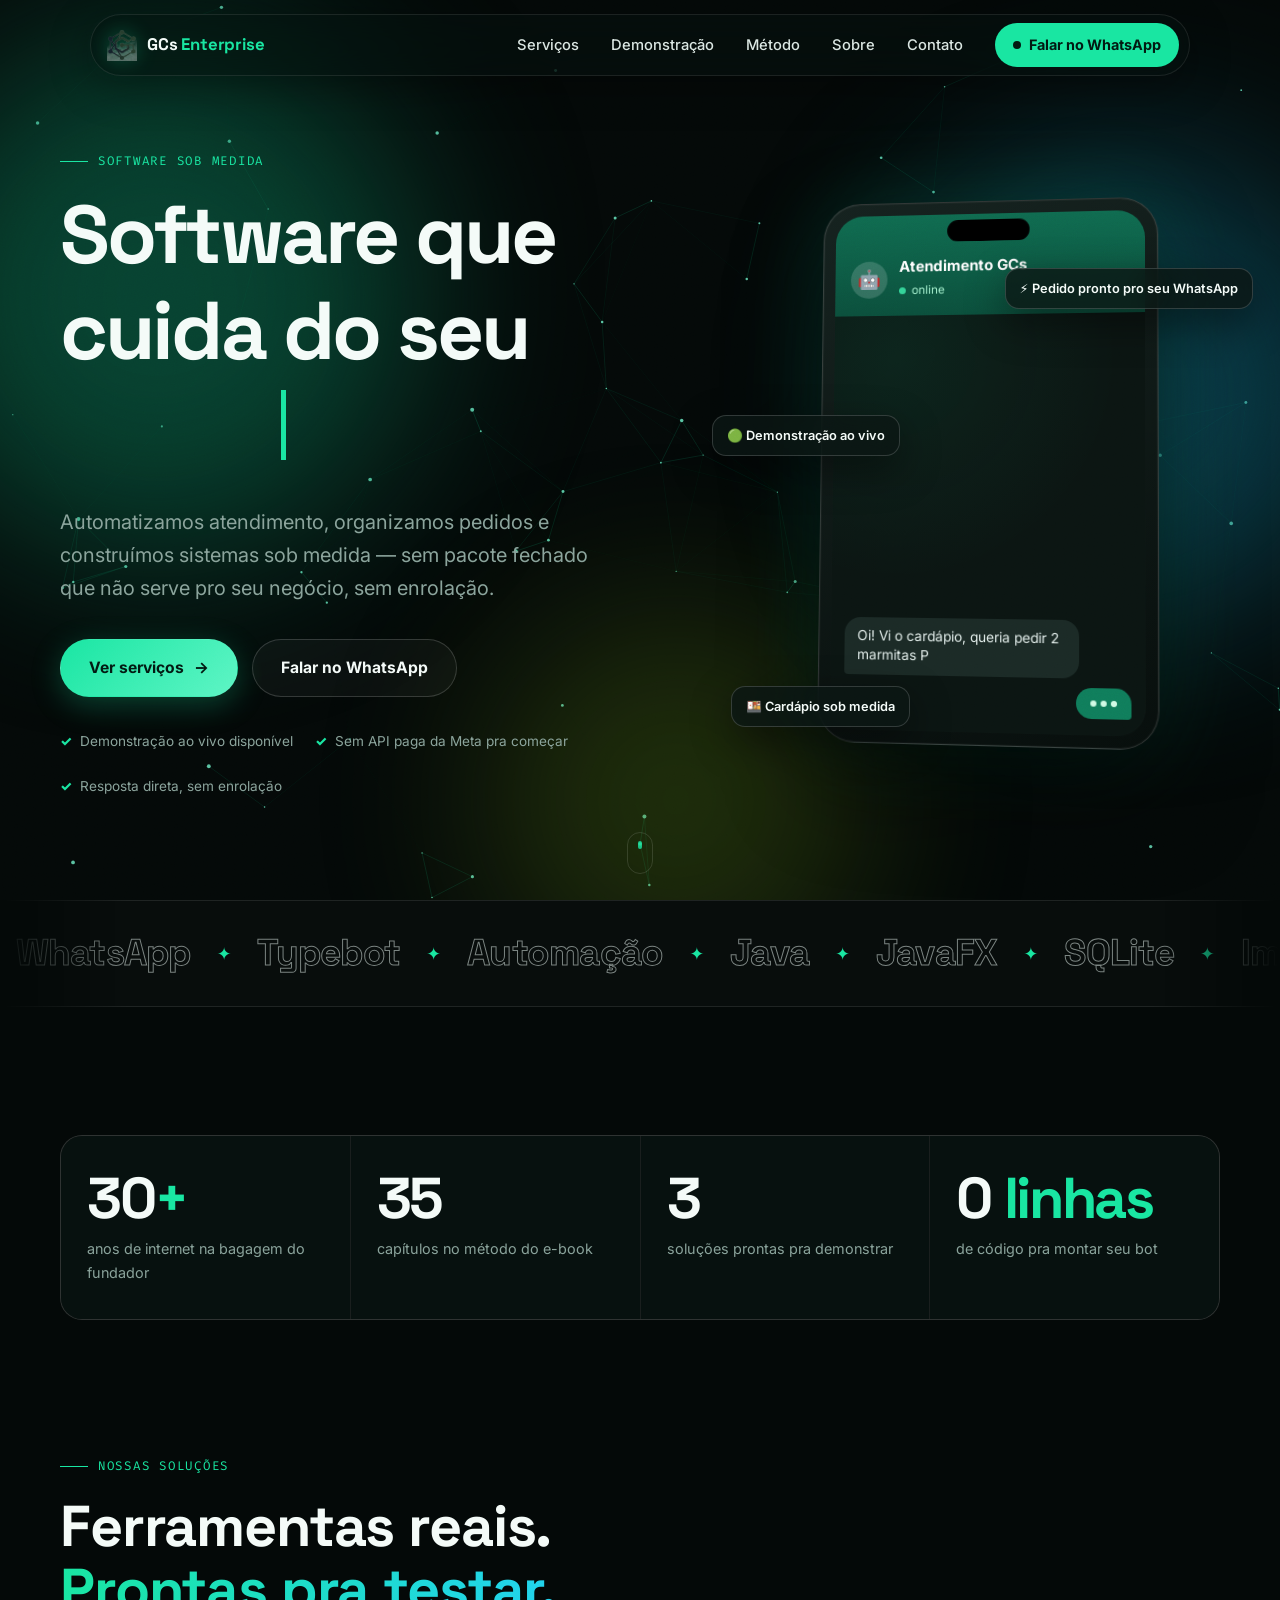
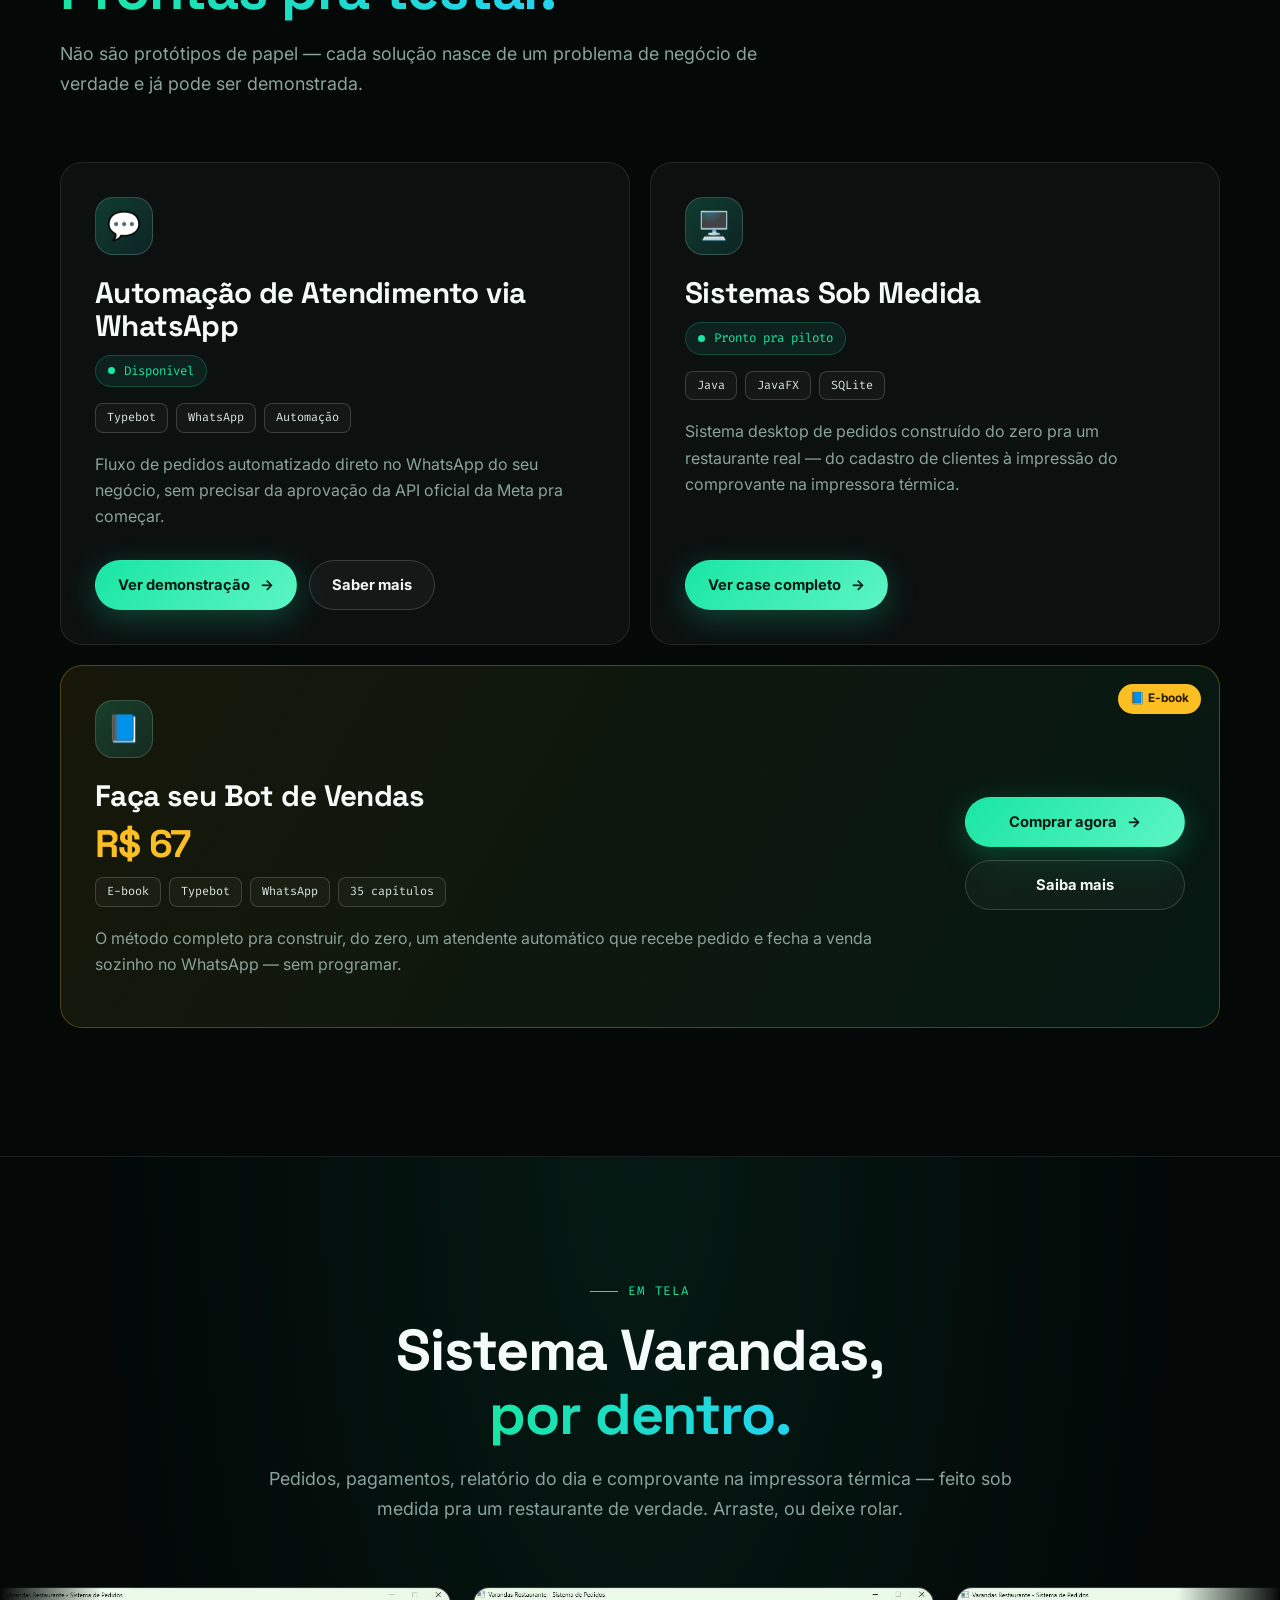
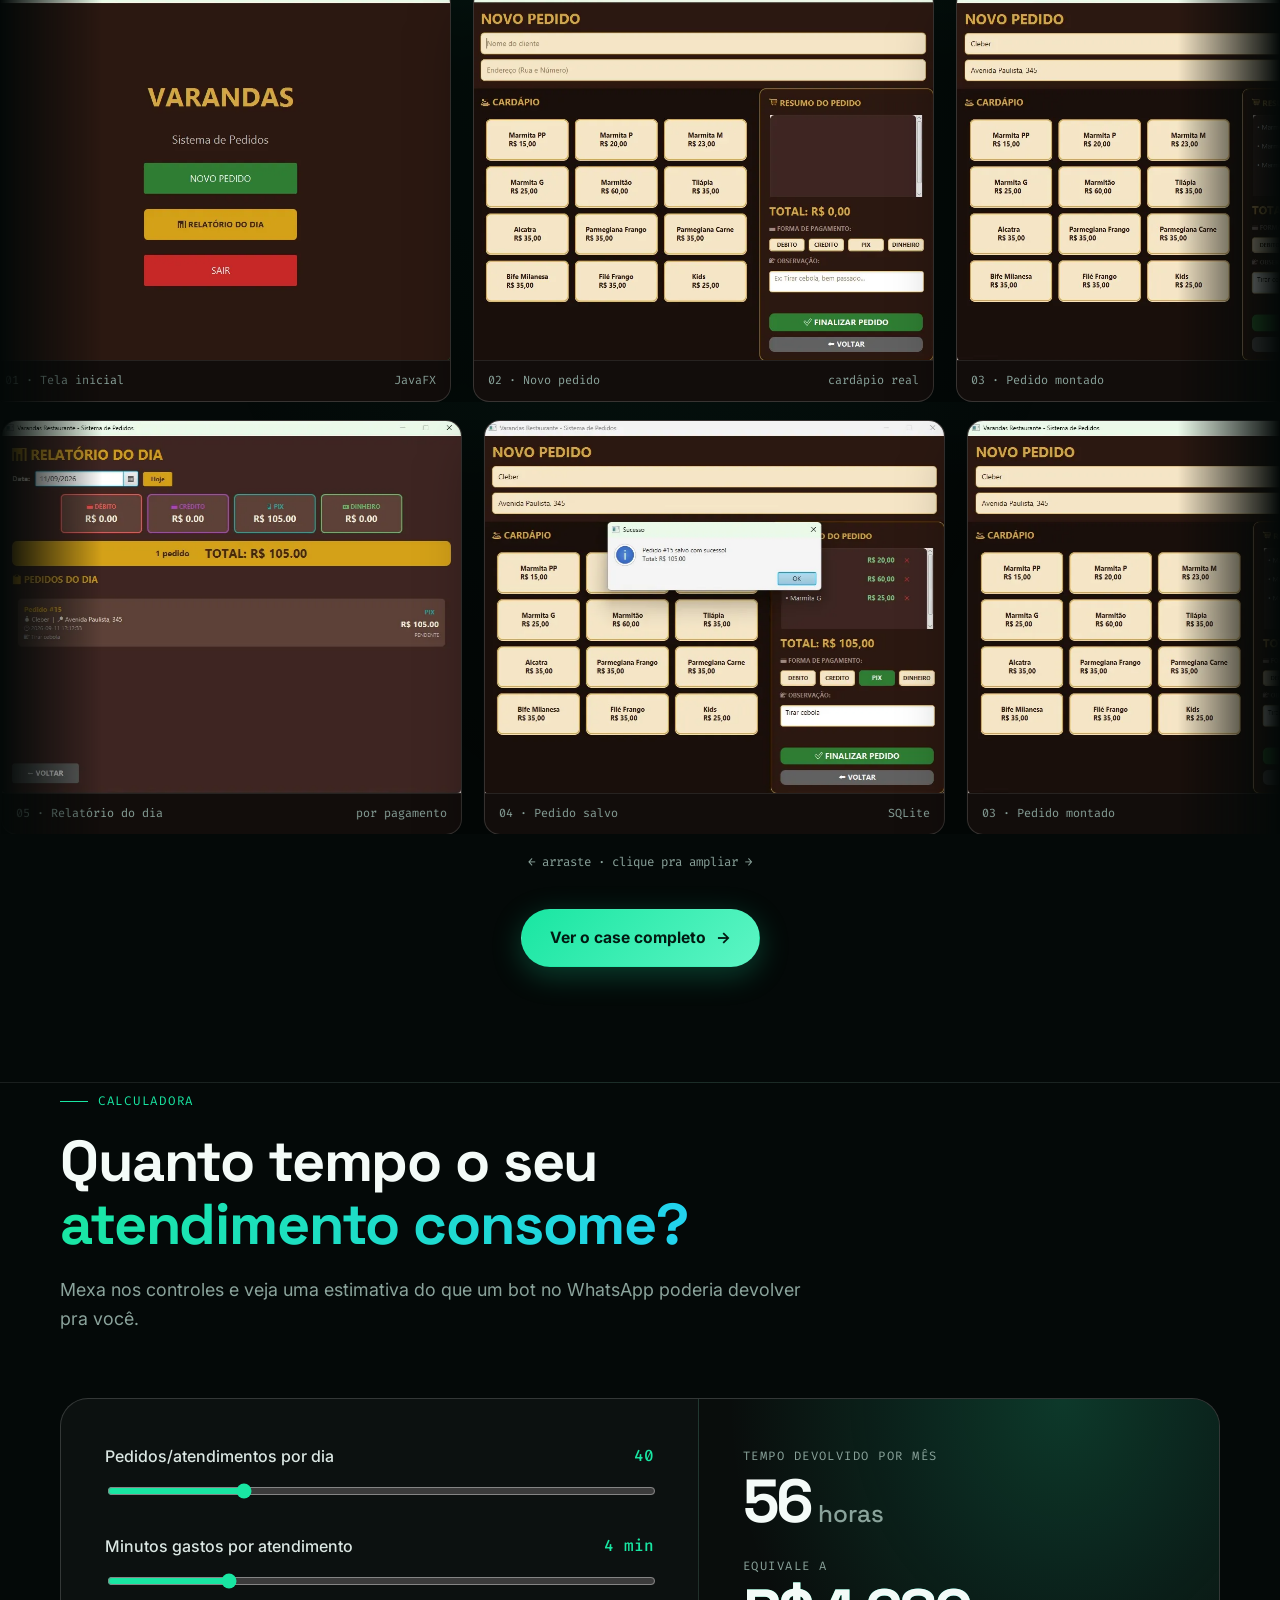
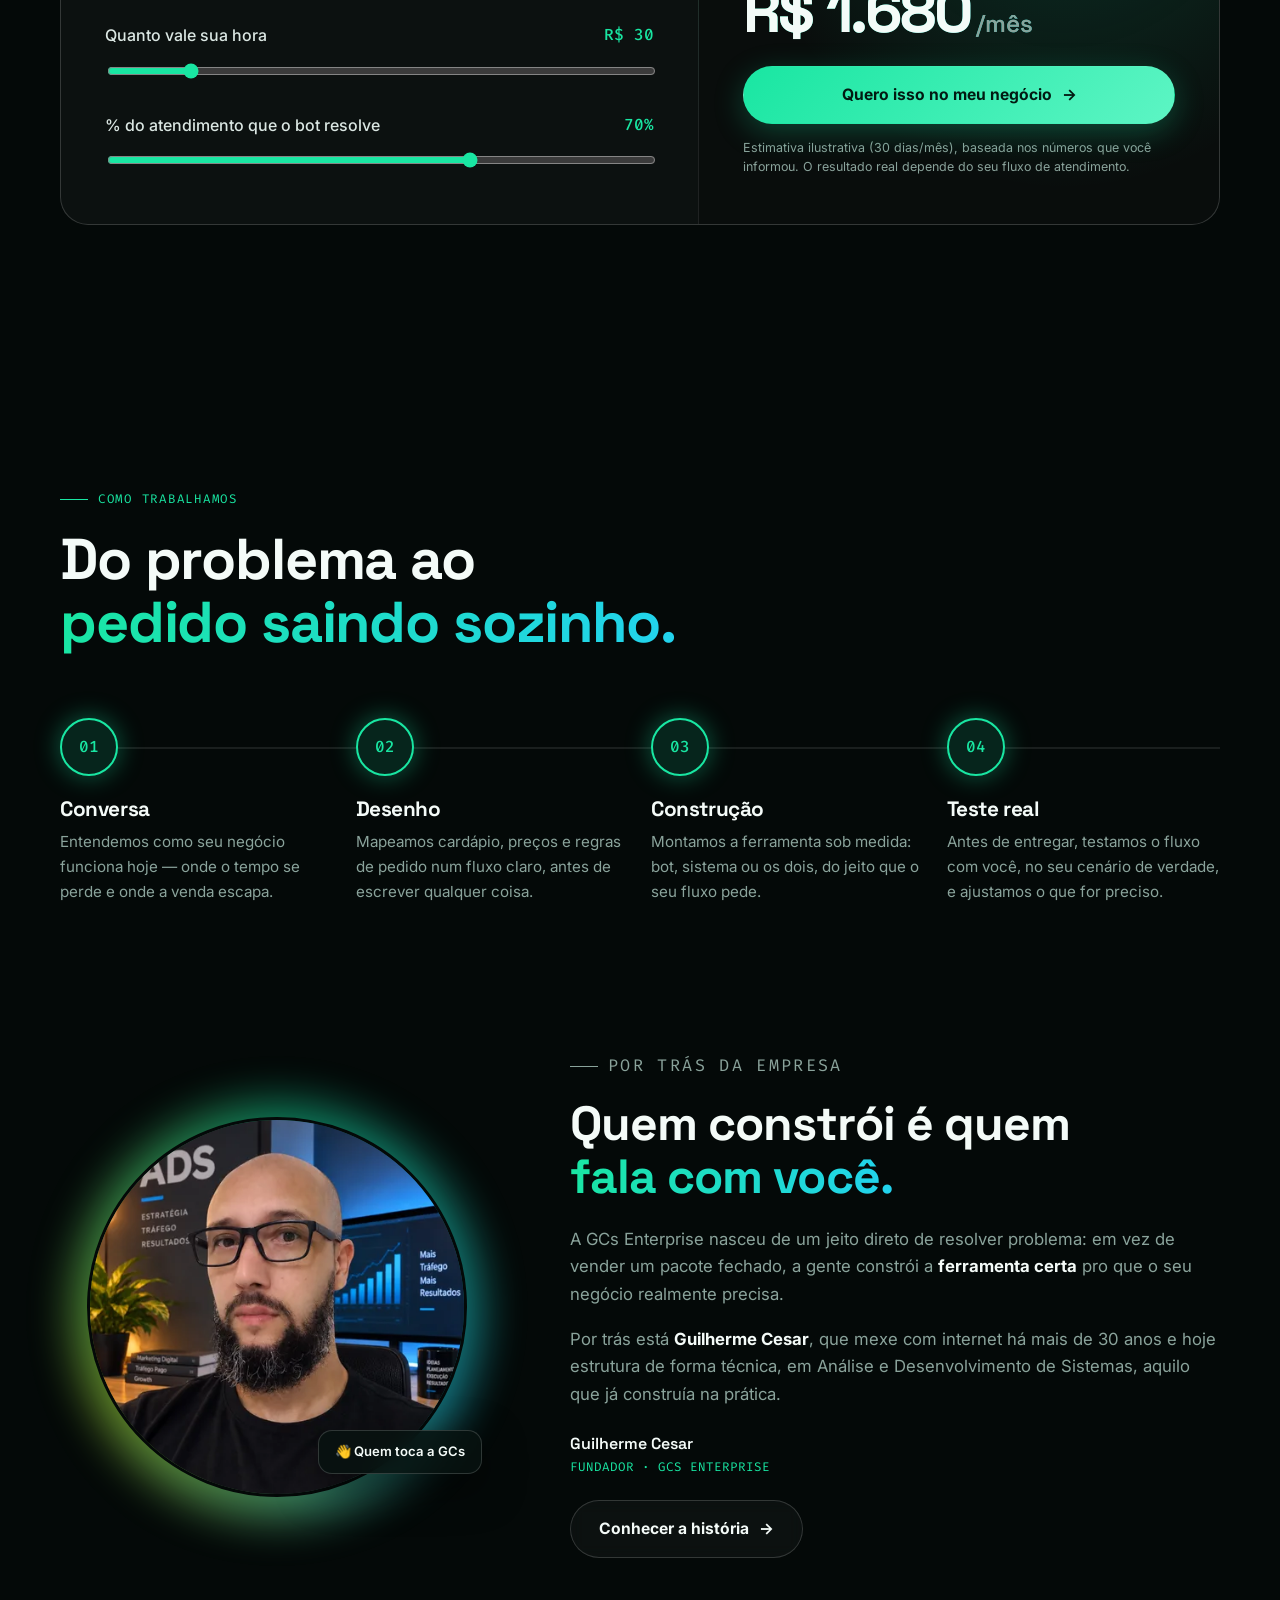
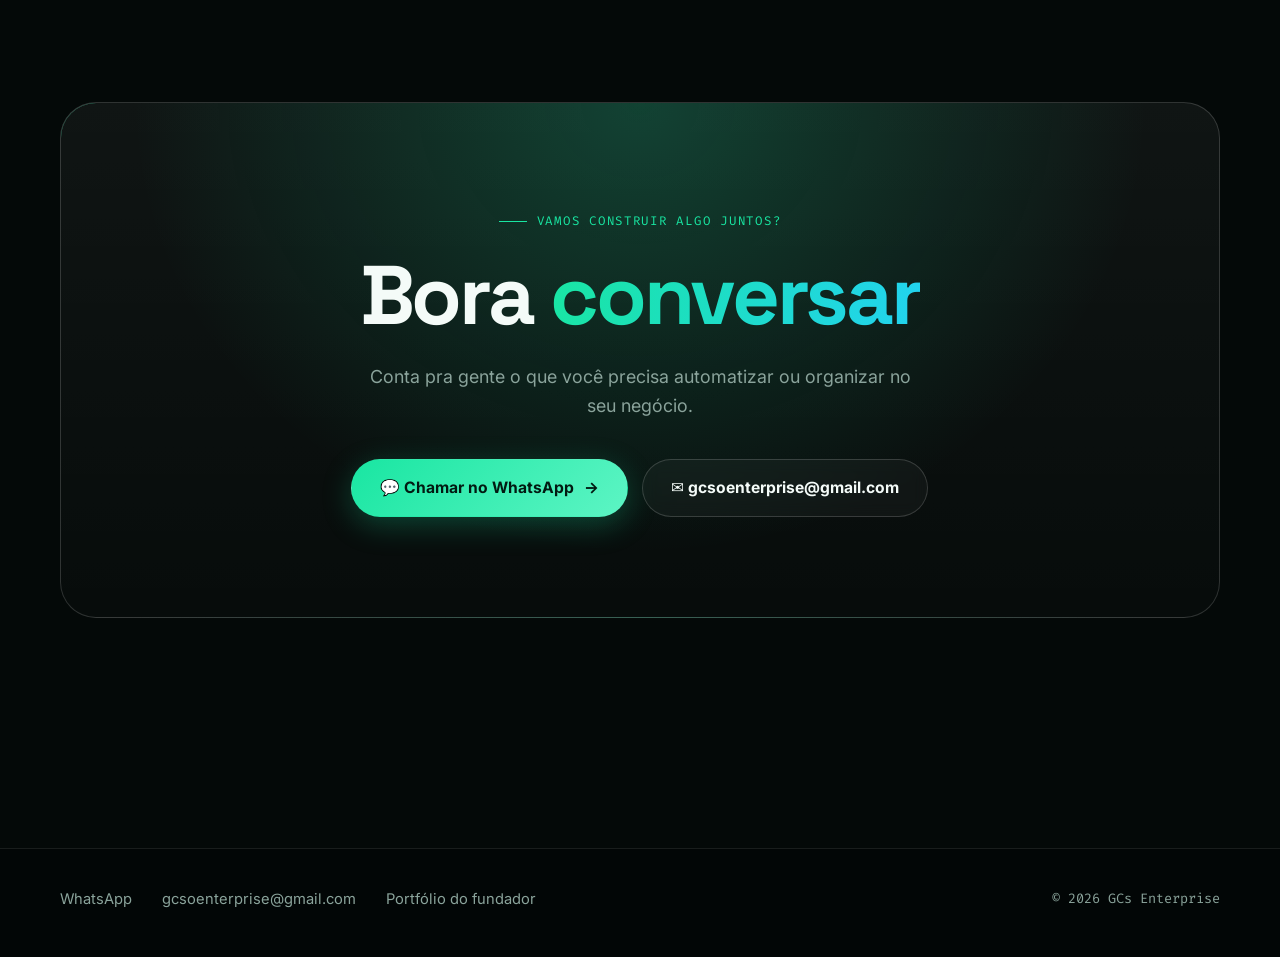
<file: index.html>
<!DOCTYPE html>
<html lang="pt-BR">
<head>
  <!-- Google tag (gtag.js) -->
  <script async src="https://www.googletagmanager.com/gtag/js?id=G-BYTDQNM6GY"></script>
  <script>
  window.dataLayer = window.dataLayer || [];
  function gtag(){dataLayer.push(arguments);}
  gtag('js', new Date());
  gtag('config', 'G-BYTDQNM6GY');
  </script>
  <meta charset="UTF-8">
  <meta name="viewport" content="width=device-width, initial-scale=1.0">
  <meta name="theme-color" content="#040908">
  <meta name="description" content="GCs Enterprise — automação de atendimento via WhatsApp e sistemas de software sob medida pro seu negócio.">
  <meta property="og:title" content="GCs Enterprise — Innovations in Software and Systems">
  <meta property="og:description" content="Automação de atendimento via WhatsApp e sistemas de software sob medida pro seu negócio.">
  <meta property="og:image" content="social-preview.jpg">
  <meta property="og:type" content="website">
  <meta name="twitter:card" content="summary_large_image">
  <link rel="icon" href="logo-icon.png" type="image/png">
  <title>GCs Enterprise — Software sob medida</title>
  <link rel="preconnect" href="https://fonts.googleapis.com">
  <link rel="preconnect" href="https://fonts.gstatic.com" crossorigin>
  <link href="https://fonts.googleapis.com/css2?family=Fira+Code:wght@400;500&family=Inter:wght@400;500;600;700&family=Space+Grotesk:wght@500;600;700&display=swap" rel="stylesheet">
  <link rel="stylesheet" href="style.css">
</head>
<body>
  <a class="skip" href="#main">Pular para o conteúdo</a>
  <div class="progress" aria-hidden="true"></div>
  <canvas id="fx" aria-hidden="true"></canvas>
  <div class="cursor-ring" aria-hidden="true"></div><div class="cursor-dot" aria-hidden="true"></div>

  <header class="site-header">
    <div class="nav-bar">
      <a href="index.html" class="logo" aria-label="GCs Enterprise — Início">
        <img src="logo-icon.png" alt="" width="30" height="32"><span>GCs <b>Enterprise</b></span>
      </a>
      <nav class="main-nav" id="mainNav" aria-label="Principal">
        <a href="#servicos">Serviços</a>
        <a href="#cases">Demonstração</a>
        <a href="#metodo">Método</a>
        <a href="sobre.html">Sobre</a>
        <a href="#contato">Contato</a>
      </nav>
      <a href="https://wa.me/5515996978189" target="_blank" rel="noopener" class="nav-cta">Falar no WhatsApp</a>
      <button type="button" class="nav-toggle" id="navToggle" aria-expanded="false" aria-controls="mainNav" aria-label="Abrir menu">
        <span></span><span></span><span></span>
      </button>
    </div>
  </header>

  <main id="main">
    <section class="hero">
      <div class="aurora" aria-hidden="true"><i></i><i></i><i></i></div>
      <div class="container hero-grid">
        <div class="hero-content">
          <p class="eyebrow">Software sob medida</p>
          <h1>
            <span class="line"><span style="--i:0">Software que</span></span>
            <span class="line"><span style="--i:1">cuida do seu</span></span>
            <span class="line"><span style="--i:2" class="grad"><span class="rotator" data-words="atendimento|pedidos|caixa|negócio">atendimento</span></span></span>
          </h1>
          <p class="lead">
            Automatizamos atendimento, organizamos pedidos e construímos sistemas sob medida —
            sem pacote fechado que não serve pro seu negócio, sem enrolação.
          </p>
          <p class="hero-cta">
            <a href="#servicos" class="btn-primary">Ver serviços <span class="btn-arrow">→</span></a>
            <a href="https://wa.me/5515996978189" target="_blank" rel="noopener" class="btn-secondary">Falar no WhatsApp</a>
          </p>
          <div class="hero-trust">
            <span>Demonstração ao vivo disponível</span>
            <span>Sem API paga da Meta pra começar</span>
            <span>Resposta direta, sem enrolação</span>
          </div>
        </div>

        <div class="hero-visual" aria-hidden="true">
          <div class="phone-mockup">
            <div class="phone-screen">
              <div class="phone-header">
                <span class="phone-avatar">🤖</span>
                <div class="phone-header-text">
                  <strong>Atendimento GCs</strong>
                  <span class="phone-status">online</span>
                </div>
              </div>
              <div class="phone-chat">
                <div class="chat-bubble chat-in">Oi! Vi o cardápio, queria pedir 2 marmitas P</div>
                <div class="chat-bubble chat-out">Show! 2 marmitas P registradas ✅ Vai querer bebida também?</div>
                <div class="chat-bubble chat-in">Vou querer 1 refri lata</div>
                <div class="chat-bubble chat-out">Pedido fechado 🎉 Total: R$ 38,00 — pagamento na entrega. Já mandei pra cozinha!</div>
              </div>
            </div>
          </div>
          <span class="chip c1">🟢 Demonstração ao vivo</span>
          <span class="chip c2">⚡ Pedido pronto pro seu WhatsApp</span>
          <span class="chip c3">🍱 Cardápio sob medida</span>
        </div>
      </div>
      <span class="scroll-hint" aria-hidden="true"></span>
    </section>

    <div class="ticker" aria-hidden="true">
      <div class="marquee" data-speed="0.7">
        <div class="marquee-track">
          <div class="marquee-group">
            <span>WhatsApp</span><i>✦</i><span>Typebot</span><i>✦</i><span>Automação</span><i>✦</i><span>Java</span><i>✦</i><span>JavaFX</span><i>✦</i><span>SQLite</span><i>✦</i><span>Impressão térmica</span><i>✦</i><span>Sistemas sob medida</span><i>✦</i><span>E-book</span><i>✦</i>
          </div>
        </div>
      </div>
    </div>

    <section class="section">
      <div class="container">
        <div class="stats">
          <div class="stat reveal"><strong data-count="30" data-suffix="+">30+</strong><span>anos de internet na bagagem do fundador</span></div>
          <div class="stat reveal" style="--d:.1s"><strong data-count="35">35</strong><span>capítulos no método do e-book</span></div>
          <div class="stat reveal" style="--d:.2s"><strong data-count="3">3</strong><span>soluções prontas pra demonstrar</span></div>
          <div class="stat reveal" style="--d:.3s"><strong data-count="0" data-suffix=" linhas">0 <em>linhas</em></strong><span>de código pra montar seu bot</span></div>
        </div>
      </div>
    </section>

    <section id="servicos" class="section" style="padding-top:0">
      <div class="container">
        <div class="section-head reveal">
          <p class="eyebrow">Nossas soluções</p>
          <h2>Ferramentas reais. <span class="grad">Prontas pra testar.</span></h2>
          <p class="section-intro">Não são protótipos de papel — cada solução nasce de um problema de negócio de verdade e já pode ser demonstrada.</p>
        </div>

        <div class="projects-grid">
          <article class="project-card reveal" data-tilt="5">
            <span class="project-icon" aria-hidden="true">💬</span>
            <h3>Automação de Atendimento via WhatsApp</h3>
            <p class="status"><span class="status-dot"></span>Disponível</p>
            <div class="tags"><span class="tag">Typebot</span><span class="tag">WhatsApp</span><span class="tag">Automação</span></div>
            <p>Fluxo de pedidos automatizado direto no WhatsApp do seu negócio, sem precisar da aprovação da API oficial da Meta pra começar.</p>
            <div class="card-actions">
              <a href="https://typebot.co/my-typebot-2c72x94" target="_blank" rel="noopener" class="btn-primary">Ver demonstração <span class="btn-arrow">→</span></a>
              <a href="servicos/atendimento-whatsapp.html" class="btn-secondary">Saber mais</a>
            </div>
          </article>

          <article class="project-card reveal" style="--d:.12s" data-tilt="5">
            <span class="project-icon" aria-hidden="true">🖥️</span>
            <h3>Sistemas Sob Medida</h3>
            <p class="status"><span class="status-dot"></span>Pronto pra piloto</p>
            <div class="tags"><span class="tag">Java</span><span class="tag">JavaFX</span><span class="tag">SQLite</span></div>
            <p>Sistema desktop de pedidos construído do zero pra um restaurante real — do cadastro de clientes à impressão do comprovante na impressora térmica.</p>
            <div class="card-actions">
              <a href="servicos/sistema-varandas.html" class="btn-primary">Ver case completo <span class="btn-arrow">→</span></a>
            </div>
          </article>

          <article class="project-card project-card-featured reveal" data-tilt="3">
            <span class="ribbon">📘 E-book</span>
            <div class="card-body">
              <span class="project-icon" aria-hidden="true">📘</span>
              <h3>Faça seu Bot de Vendas</h3>
              <div class="price-tag">R$ 67</div>
              <div class="tags"><span class="tag">E-book</span><span class="tag">Typebot</span><span class="tag">WhatsApp</span><span class="tag">35 capítulos</span></div>
              <p>O método completo pra construir, do zero, um atendente automático que recebe pedido e fecha a venda sozinho no WhatsApp — sem programar.</p>
            </div>
            <div class="card-actions">
              <a href="https://go.hotmart.com/K107569788A" target="_blank" rel="noopener" class="btn-primary">Comprar agora <span class="btn-arrow">→</span></a>
              <a href="produtos/ebook-bot-vendas.html" class="btn-secondary">Saiba mais</a>
            </div>
          </article>
        </div>
      </div>
    </section>

    <section id="cases" class="showcase">
      <div class="container">
        <div class="section-head reveal">
          <p class="eyebrow">Em tela</p>
          <h2>Sistema Varandas, <span class="grad">por dentro.</span></h2>
          <p class="section-intro">Pedidos, pagamentos, relatório do dia e comprovante na impressora térmica — feito sob medida pra um restaurante de verdade. Arraste, ou deixe rolar.</p>
        </div>
      </div>

      <div class="shot-row marquee" data-speed="0.55" data-dir="left" data-drag>
        <div class="marquee-track"><div class="marquee-group">
          <figure class="shot"><img src="servicos/varandas/tela-inicial.webp" width="900" height="729" alt="Tela inicial do Sistema Varandas, com os botões Novo Pedido, Relatório do Dia e Sair" loading="lazy"><figcaption><span>01 · Tela inicial</span><span>JavaFX</span></figcaption></figure>
          <figure class="shot"><img src="servicos/varandas/tela-novo-pedido.webp" width="897" height="730" alt="Tela de novo pedido, com o cardápio do restaurante e o resumo do pedido em branco" loading="lazy"><figcaption><span>02 · Novo pedido</span><span>cardápio real</span></figcaption></figure>
          <figure class="shot"><img src="servicos/varandas/tela-pedido-preenchido.webp" width="899" height="732" alt="Pedido montado com itens, total calculado e forma de pagamento selecionada" loading="lazy"><figcaption><span>03 · Pedido montado</span><span>total + pagamento</span></figcaption></figure>
          <figure class="shot"><img src="servicos/varandas/tela-pedido-salvo.webp" width="898" height="728" alt="Mensagem de confirmação: pedido salvo com sucesso" loading="lazy"><figcaption><span>04 · Pedido salvo</span><span>SQLite</span></figcaption></figure>
          <figure class="shot"><img src="servicos/varandas/tela-relatorio.webp" width="900" height="733" alt="Relatório do dia com totais por forma de pagamento e lista de pedidos" loading="lazy"><figcaption><span>05 · Relatório do dia</span><span>por pagamento</span></figcaption></figure>
        </div></div>
      </div>

      <div class="shot-row marquee" data-speed="0.45" data-dir="right" data-drag>
        <div class="marquee-track"><div class="marquee-group">
          <figure class="shot"><img src="servicos/varandas/tela-relatorio.webp" width="900" height="733" alt="Relatório do dia com totais por forma de pagamento e lista de pedidos" loading="lazy"><figcaption><span>05 · Relatório do dia</span><span>por pagamento</span></figcaption></figure>
          <figure class="shot"><img src="servicos/varandas/tela-pedido-salvo.webp" width="898" height="728" alt="Mensagem de confirmação: pedido salvo com sucesso" loading="lazy"><figcaption><span>04 · Pedido salvo</span><span>SQLite</span></figcaption></figure>
          <figure class="shot"><img src="servicos/varandas/tela-pedido-preenchido.webp" width="899" height="732" alt="Pedido montado com itens, total calculado e forma de pagamento selecionada" loading="lazy"><figcaption><span>03 · Pedido montado</span><span>total + pagamento</span></figcaption></figure>
          <figure class="shot"><img src="servicos/varandas/tela-novo-pedido.webp" width="897" height="730" alt="Tela de novo pedido, com o cardápio do restaurante e o resumo do pedido em branco" loading="lazy"><figcaption><span>02 · Novo pedido</span><span>cardápio real</span></figcaption></figure>
          <figure class="shot"><img src="servicos/varandas/tela-inicial.webp" width="900" height="729" alt="Tela inicial do Sistema Varandas, com os botões Novo Pedido, Relatório do Dia e Sair" loading="lazy"><figcaption><span>01 · Tela inicial</span><span>JavaFX</span></figcaption></figure>
        </div></div>
      </div>
      <p class="drag-hint" aria-hidden="true">← arraste · clique pra ampliar →</p>

      <div class="showcase-cta">
        <a href="servicos/sistema-varandas.html" class="btn-primary">Ver o case completo <span class="btn-arrow">→</span></a>
      </div>
    </section>

    <section id="economia" class="section" style="padding-top:0">
      <div class="container">
        <div class="section-head reveal">
          <p class="eyebrow">Calculadora</p>
          <h2>Quanto tempo o seu <span class="grad">atendimento consome?</span></h2>
          <p class="section-intro">Mexa nos controles e veja uma estimativa do que um bot no WhatsApp poderia devolver pra você.</p>
        </div>
        <div class="roi reveal">
          <div class="roi-inputs">
            <label for="r-ped">Pedidos/atendimentos por dia <b id="v-ped"></b></label>
            <input id="r-ped" type="range" min="5" max="150" value="40" step="5">
            <label for="r-min">Minutos gastos por atendimento <b id="v-min"></b></label>
            <input id="r-min" type="range" min="1" max="15" value="4" step="1">
            <label for="r-hora">Quanto vale sua hora <b id="v-hora"></b></label>
            <input id="r-hora" type="range" min="10" max="150" value="30" step="5">
            <label for="r-auto">% do atendimento que o bot resolve <b id="v-auto"></b></label>
            <input id="r-auto" type="range" min="30" max="90" value="70" step="5">
          </div>
          <div class="roi-out">
            <p class="roi-label">Tempo devolvido por mês</p>
            <p class="roi-big"><span id="o-horas">0</span><small> horas</small></p>
            <p class="roi-label">Equivale a</p>
            <p class="roi-big grad"><span id="o-valor">R$ 0</span><small> /mês</small></p>
            <a id="roi-cta" class="btn-primary" href="https://wa.me/5515996978189" target="_blank" rel="noopener">Quero isso no meu negócio <span class="btn-arrow">→</span></a>
            <p class="roi-note">Estimativa ilustrativa (30 dias/mês), baseada nos números que você informou. O resultado real depende do seu fluxo de atendimento.</p>
          </div>
        </div>
      </div>
    </section>

    <section id="metodo" class="section">
      <div class="container">
        <div class="section-head reveal">
          <p class="eyebrow">Como trabalhamos</p>
          <h2>Do problema ao <span class="grad">pedido saindo sozinho.</span></h2>
        </div>
        <div class="steps">
          <div class="step reveal"><h3>Conversa</h3><p>Entendemos como seu negócio funciona hoje — onde o tempo se perde e onde a venda escapa.</p></div>
          <div class="step reveal" style="--d:.12s"><h3>Desenho</h3><p>Mapeamos cardápio, preços e regras de pedido num fluxo claro, antes de escrever qualquer coisa.</p></div>
          <div class="step reveal" style="--d:.24s"><h3>Construção</h3><p>Montamos a ferramenta sob medida: bot, sistema ou os dois, do jeito que o seu fluxo pede.</p></div>
          <div class="step reveal" style="--d:.36s"><h3>Teste real</h3><p>Antes de entregar, testamos o fluxo com você, no seu cenário de verdade, e ajustamos o que for preciso.</p></div>
        </div>
      </div>
    </section>

    <section class="section" style="padding-top:0">
      <div class="container founder">
        <div class="founder-photo reveal" data-tilt="8">
          <img src="imagemM.webp" alt="Guilherme Cesar, fundador da GCs Enterprise" width="440" height="440" loading="lazy">
          <span class="badge">👋 Quem toca a GCs</span>
        </div>
        <div class="reveal" style="--d:.15s">
          <p class="eyebrow">Por trás da empresa</p>
          <h2>Quem constrói é quem <span class="grad">fala com você.</span></h2>
          <p>A GCs Enterprise nasceu de um jeito direto de resolver problema: em vez de vender um pacote fechado, a gente constrói a <strong>ferramenta certa</strong> pro que o seu negócio realmente precisa.</p>
          <p>Por trás está <strong>Guilherme Cesar</strong>, que mexe com internet há mais de 30 anos e hoje estrutura de forma técnica, em Análise e Desenvolvimento de Sistemas, aquilo que já construía na prática.</p>
          <div class="sign">Guilherme Cesar<small>FUNDADOR · GCS ENTERPRISE</small></div>
          <p style="margin-top:22px"><a href="sobre.html" class="btn-secondary">Conhecer a história <span class="btn-arrow">→</span></a></p>
        </div>
      </div>
    </section>

    <section id="contato" class="section" style="padding-top:0">
      <div class="container">
        <div class="contato-card reveal">
          <p class="eyebrow">Vamos construir algo juntos?</p>
          <h2>Bora <span class="grad">conversar</span></h2>
          <p class="section-intro">Conta pra gente o que você precisa automatizar ou organizar no seu negócio.</p>
          <div class="contato-links">
            <a href="https://wa.me/5515996978189" target="_blank" rel="noopener" class="btn-primary">💬 Chamar no WhatsApp <span class="btn-arrow">→</span></a>
            <a href="mailto:gcsoenterprise@gmail.com" class="btn-secondary">✉️ gcsoenterprise@gmail.com</a>
          </div>
        </div>
      </div>
    </section>
  </main>

  <footer class="site-footer">
    <div class="container">
      <a href="https://wa.me/5515996978189" target="_blank" rel="noopener">WhatsApp</a>
      <a href="mailto:gcsoenterprise@gmail.com">gcsoenterprise@gmail.com</a>
      <a href="https://guilhermecesars.github.io" target="_blank" rel="noopener">Portfólio do fundador</a>
      <p>&copy; 2026 GCs Enterprise</p>
    </div>
  </footer>

  <script src="scripts.js" defer></script>
</body>
</html>
</file>
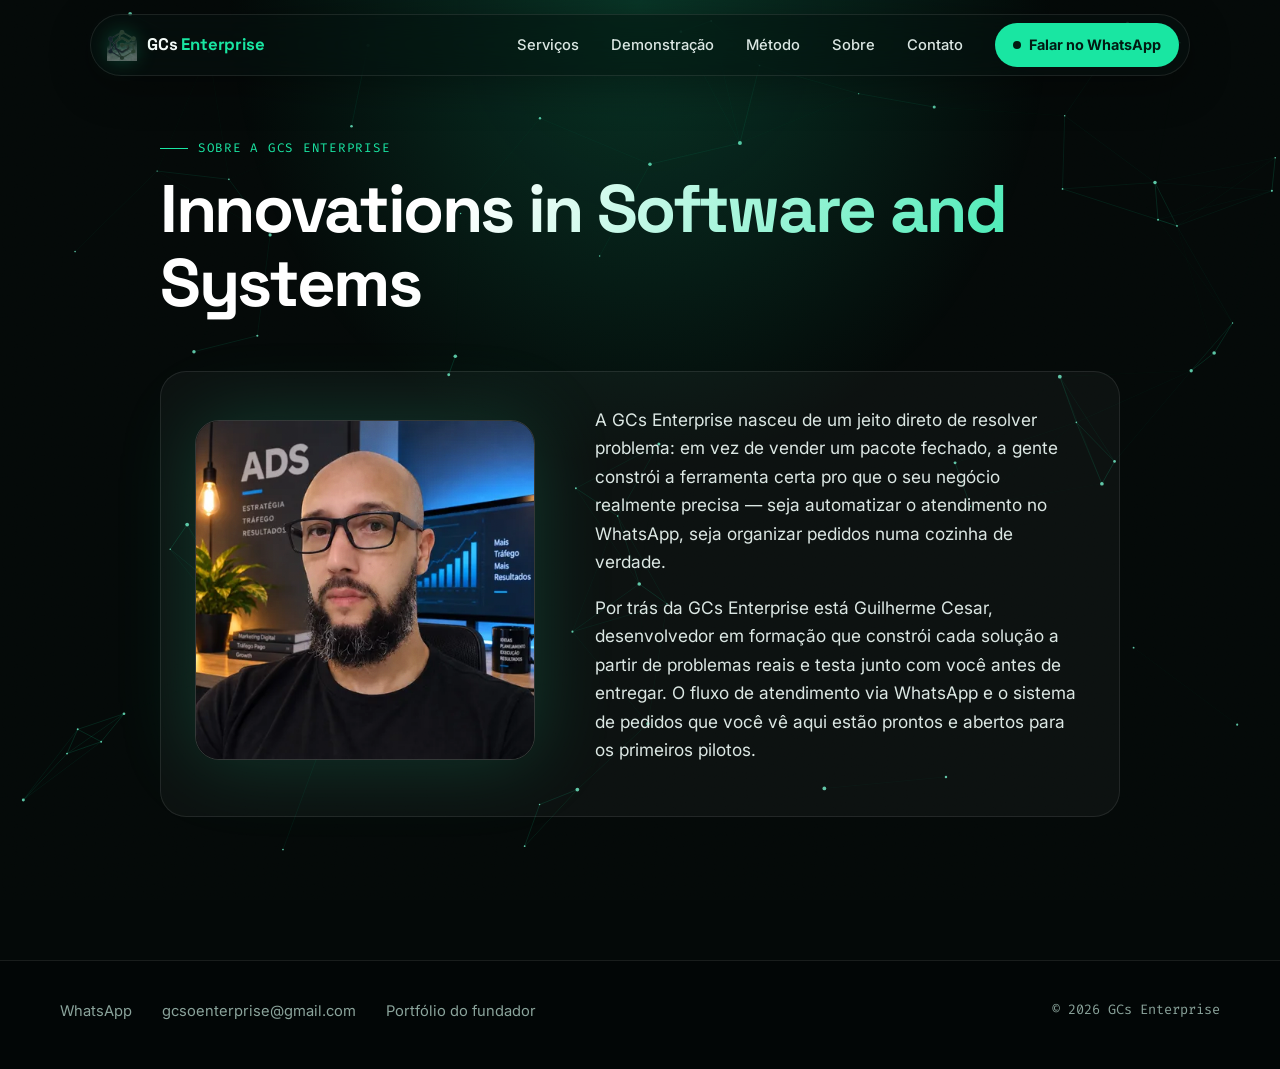
<file: sobre.html>
<!DOCTYPE html>
<html lang="pt-BR">
<head>
  <!-- Google tag (gtag.js) -->
  <script async src="https://www.googletagmanager.com/gtag/js?id=G-BYTDQNM6GY"></script>
  <script>
  window.dataLayer = window.dataLayer || [];
  function gtag(){dataLayer.push(arguments);}
  gtag('js', new Date());
  gtag('config', 'G-BYTDQNM6GY');
  </script>
  <meta charset="UTF-8">
  <meta name="viewport" content="width=device-width, initial-scale=1.0">
  <meta name="description" content="Sobre a GCs Enterprise: software e automação sob medida, feitos por quem testa em negócios reais.">
  <meta property="og:title" content="Sobre — GCs Enterprise">
  <meta property="og:description" content="Software e automação sob medida, feitos por quem testa em negócios reais.">
  <meta property="og:image" content="social-preview.jpg">
  <meta property="og:type" content="website">
  <meta name="twitter:card" content="summary_large_image">
  <link rel="icon" href="logo-icon.png" type="image/png">
  <title>Sobre — GCs Enterprise</title>
  <meta name="theme-color" content="#040908">
  <link rel="preconnect" href="https://fonts.googleapis.com">
  <link rel="preconnect" href="https://fonts.gstatic.com" crossorigin>
  <link href="https://fonts.googleapis.com/css2?family=Fira+Code:wght@400;500&family=Inter:wght@400;500;600;700&family=Space+Grotesk:wght@500;600;700&display=swap" rel="stylesheet">
  <link rel="stylesheet" href="style.css">
</head>
<body>
  <a class="skip" href="#main">Pular para o conteúdo</a>
  <div class="progress" aria-hidden="true"></div>
  <canvas id="fx" aria-hidden="true"></canvas>
  <div class="cursor-ring" aria-hidden="true"></div><div class="cursor-dot" aria-hidden="true"></div>

  <header class="site-header">
    <div class="nav-bar">
      <a href="index.html" class="logo" aria-label="GCs Enterprise — Início">
        <img src="logo-icon.png" alt="" width="30" height="32"><span>GCs <b>Enterprise</b></span>
      </a>
      <nav class="main-nav" id="mainNav" aria-label="Principal">
        <a href="index.html#servicos">Serviços</a>
        <a href="index.html#cases">Demonstração</a>
        <a href="index.html#metodo">Método</a>
        <a href="sobre.html">Sobre</a>
        <a href="index.html#contato">Contato</a>
      </nav>
      <a href="https://wa.me/5515996978189" target="_blank" rel="noopener" class="nav-cta">Falar no WhatsApp</a>
      <button type="button" class="nav-toggle" id="navToggle" aria-expanded="false" aria-controls="mainNav" aria-label="Abrir menu">
        <span></span><span></span><span></span>
      </button>
    </div>
  </header>

  <main class="container" id="main">
    <section class="hero">
      <p class="eyebrow">Sobre a GCs Enterprise</p>
      <h1>Innovations in Software and Systems</h1>
    </section>

    <section class="about-layout reveal">
      <picture>
        <source srcset="imagemM.webp" type="image/webp">
        <img src="imagemM.png" alt="Foto de Guilherme Cesar, fundador da GCs Enterprise" class="profile-photo" width="440" height="440">
      </picture>
      <div class="about-text">
        <p>
          A GCs Enterprise nasceu de um jeito direto de resolver problema: em vez de vender
          um pacote fechado, a gente constrói a ferramenta certa pro que o seu negócio
          realmente precisa — seja automatizar o atendimento no WhatsApp, seja organizar
          pedidos numa cozinha de verdade.
        </p>
        <p>
          Por trás da GCs Enterprise está Guilherme Cesar, desenvolvedor em formação que
          constrói cada solução a partir de problemas reais e testa junto com você antes de
          entregar. O fluxo de atendimento via WhatsApp e o sistema de pedidos que você vê
          aqui estão prontos e abertos para os primeiros pilotos.
        </p>
      </div>
    </section>
  </main>

  <footer class="site-footer">
    <div class="container">
      <a href="https://wa.me/5515996978189" target="_blank" rel="noopener">WhatsApp</a>
      <a href="mailto:gcsoenterprise@gmail.com">gcsoenterprise@gmail.com</a>
      <a href="https://guilhermecesars.github.io" target="_blank" rel="noopener">Portfólio do fundador</a>
      <p>&copy; 2026 GCs Enterprise</p>
    </div>
  </footer>

  <script src="scripts.js" defer></script>
</body>
</html>
</file>
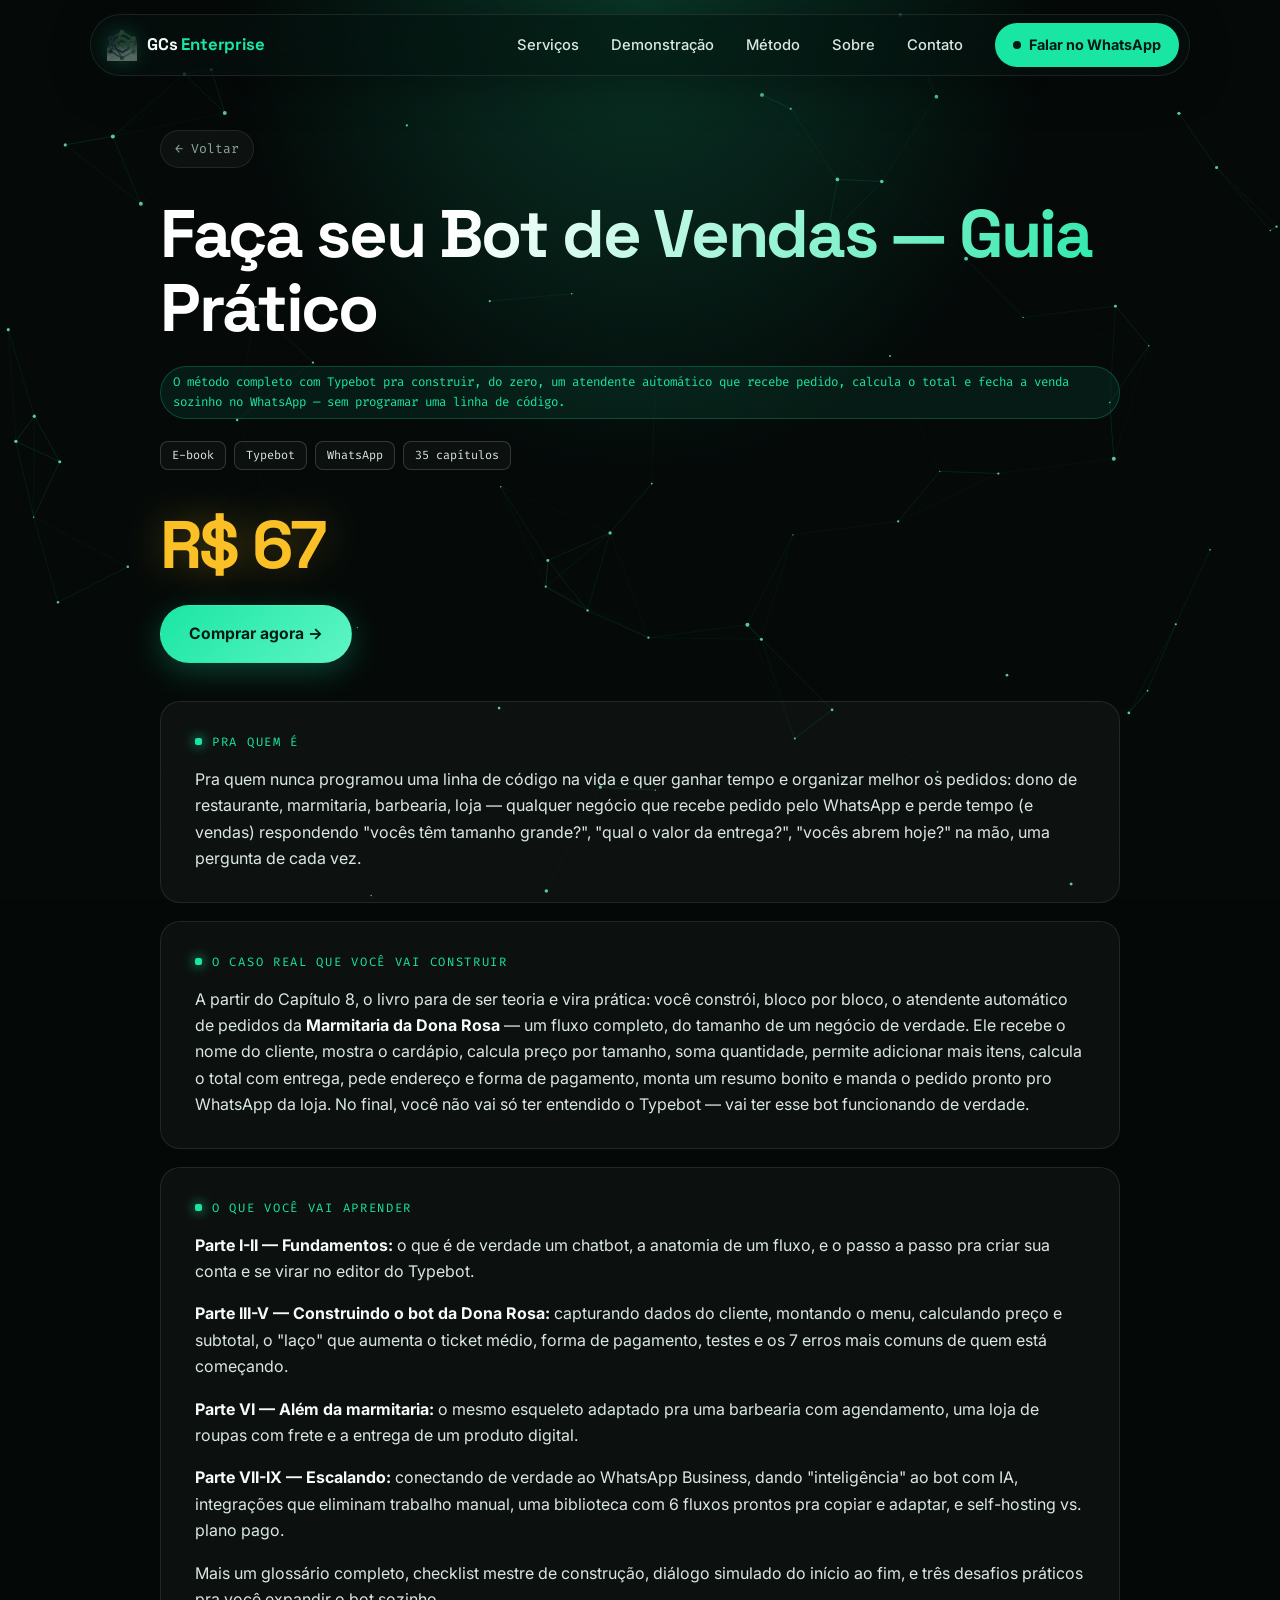
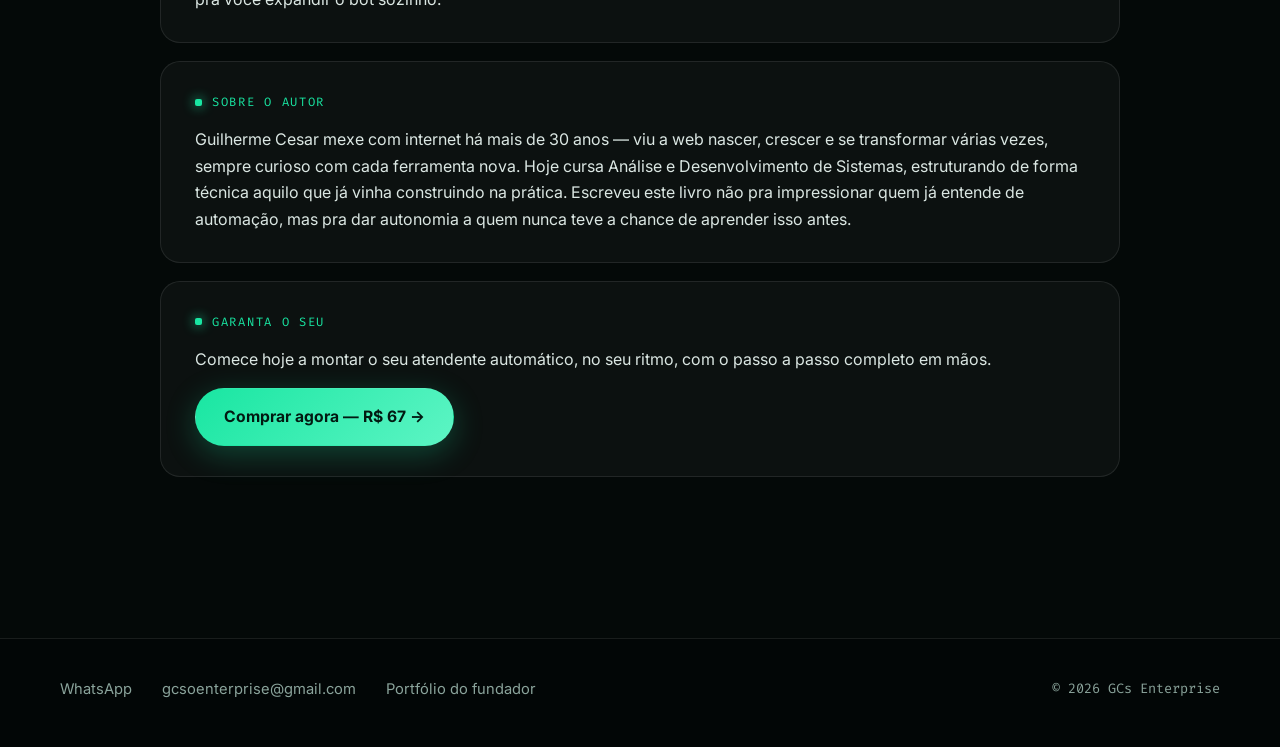
<file: produtos/ebook-bot-vendas.html>
<!DOCTYPE html>
<html lang="pt-BR">
<head>
  <!-- Google tag (gtag.js) -->
  <script async src="https://www.googletagmanager.com/gtag/js?id=G-BYTDQNM6GY"></script>
  <script>
  window.dataLayer = window.dataLayer || [];
  function gtag(){dataLayer.push(arguments);}
  gtag('js', new Date());
  gtag('config', 'G-BYTDQNM6GY');
  </script>
  <meta charset="UTF-8">
  <meta name="viewport" content="width=device-width, initial-scale=1.0">
  <meta name="description" content="Faça seu Bot de Vendas - Guia Prático: aprenda a construir, do zero, um atendente automático no WhatsApp com Typebot, sem programar.">
  <meta property="og:title" content="Faça seu Bot de Vendas — Guia Prático">
  <meta property="og:description" content="O método completo com Typebot para construir um atendente automático que recebe pedido, calcula o total e fecha a venda sozinho no WhatsApp.">
  <meta property="og:image" content="../social-preview.jpg">
  <meta property="og:type" content="website">
  <meta name="twitter:card" content="summary_large_image">
  <link rel="icon" href="../logo-icon.png" type="image/png">
  <title>Faça seu Bot de Vendas — Guia Prático | GCs Enterprise</title>
  <meta name="theme-color" content="#040908">
  <link rel="preconnect" href="https://fonts.googleapis.com">
  <link rel="preconnect" href="https://fonts.gstatic.com" crossorigin>
  <link href="https://fonts.googleapis.com/css2?family=Fira+Code:wght@400;500&family=Inter:wght@400;500;600;700&family=Space+Grotesk:wght@500;600;700&display=swap" rel="stylesheet">
  <link rel="stylesheet" href="../style.css">
</head>
<body>
  <a class="skip" href="#main">Pular para o conteúdo</a>
  <div class="progress" aria-hidden="true"></div>
  <canvas id="fx" aria-hidden="true"></canvas>
  <div class="cursor-ring" aria-hidden="true"></div><div class="cursor-dot" aria-hidden="true"></div>

  <header class="site-header">
    <div class="nav-bar">
      <a href="../index.html" class="logo" aria-label="GCs Enterprise — Início">
        <img src="../logo-icon.png" alt="" width="30" height="32"><span>GCs <b>Enterprise</b></span>
      </a>
      <nav class="main-nav" id="mainNav" aria-label="Principal">
        <a href="../index.html#servicos">Serviços</a>
        <a href="../index.html#cases">Demonstração</a>
        <a href="../index.html#metodo">Método</a>
        <a href="../sobre.html">Sobre</a>
        <a href="../index.html#contato">Contato</a>
      </nav>
      <a href="https://wa.me/5515996978189" target="_blank" rel="noopener" class="nav-cta">Falar no WhatsApp</a>
      <button type="button" class="nav-toggle" id="navToggle" aria-expanded="false" aria-controls="mainNav" aria-label="Abrir menu">
        <span></span><span></span><span></span>
      </button>
    </div>
  </header>

  <main class="container" id="main">
    <a href="../index.html#servicos" class="breadcrumb">← Voltar</a>

    <section class="case-header">
      <h1>Faça seu Bot de Vendas — Guia Prático</h1>
      <p class="status">
        O método completo com Typebot pra construir, do zero, um atendente automático que
        recebe pedido, calcula o total e fecha a venda sozinho no WhatsApp — sem programar
        uma linha de código.
      </p>
      <div class="tags">
        <span class="tag">E-book</span>
        <span class="tag">Typebot</span>
        <span class="tag">WhatsApp</span>
        <span class="tag">35 capítulos</span>
      </div>

      <div class="price-block">
        <span class="price-new">R$ 67</span>
      </div>

      <p>
        <a href="https://go.hotmart.com/K107569788A" target="_blank" rel="noopener" class="case-cta">Comprar agora →</a>
      </p>
    </section>

    <section class="case-section reveal">
      <p class="case-label">Pra quem é</p>
      <p>
        Pra quem nunca programou uma linha de código na vida e quer ganhar tempo e organizar
        melhor os pedidos: dono de restaurante, marmitaria, barbearia, loja — qualquer
        negócio que recebe pedido pelo WhatsApp e perde tempo (e vendas) respondendo "vocês
        têm tamanho grande?", "qual o valor da entrega?", "vocês abrem hoje?" na mão, uma
        pergunta de cada vez.
      </p>
    </section>

    <section class="case-section reveal">
      <p class="case-label">O caso real que você vai construir</p>
      <p>
        A partir do Capítulo 8, o livro para de ser teoria e vira prática: você constrói,
        bloco por bloco, o atendente automático de pedidos da <strong>Marmitaria da Dona
        Rosa</strong> — um fluxo completo, do tamanho de um negócio de verdade. Ele recebe
        o nome do cliente, mostra o cardápio, calcula preço por tamanho, soma quantidade,
        permite adicionar mais itens, calcula o total com entrega, pede endereço e forma de
        pagamento, monta um resumo bonito e manda o pedido pronto pro WhatsApp da loja. No
        final, você não vai só ter entendido o Typebot — vai ter esse bot funcionando de
        verdade.
      </p>
    </section>

    <section class="case-section reveal">
      <p class="case-label">O que você vai aprender</p>
      <p>
        <strong>Parte I-II — Fundamentos:</strong> o que é de verdade um chatbot, a anatomia
        de um fluxo, e o passo a passo pra criar sua conta e se virar no editor do Typebot.
      </p>
      <p>
        <strong>Parte III-V — Construindo o bot da Dona Rosa:</strong> capturando dados do
        cliente, montando o menu, calculando preço e subtotal, o "laço" que aumenta o
        ticket médio, forma de pagamento, testes e os 7 erros mais comuns de quem está
        começando.
      </p>
      <p>
        <strong>Parte VI — Além da marmitaria:</strong> o mesmo esqueleto adaptado pra uma
        barbearia com agendamento, uma loja de roupas com frete e a entrega de um produto
        digital.
      </p>
      <p>
        <strong>Parte VII-IX — Escalando:</strong> conectando de verdade ao WhatsApp
        Business, dando "inteligência" ao bot com IA, integrações que eliminam trabalho
        manual, uma biblioteca com 6 fluxos prontos pra copiar e adaptar, e self-hosting vs.
        plano pago.
      </p>
      <p>
        Mais um glossário completo, checklist mestre de construção, diálogo simulado do
        início ao fim, e três desafios práticos pra você expandir o bot sozinho.
      </p>
    </section>

    <section class="case-section reveal">
      <p class="case-label">Sobre o autor</p>
      <p>
        Guilherme Cesar mexe com internet há mais de 30 anos — viu a web nascer, crescer e
        se transformar várias vezes, sempre curioso com cada ferramenta nova. Hoje cursa Análise e Desenvolvimento de Sistemas, estruturando de
        forma técnica aquilo que já vinha construindo na prática. Escreveu este livro não
        pra impressionar quem já entende de automação, mas pra dar autonomia a quem nunca
        teve a chance de aprender isso antes.
      </p>
    </section>

    <section class="case-section reveal">
      <p class="case-label">Garanta o seu</p>
      <p>
        Comece hoje a montar o seu atendente automático, no seu ritmo, com o passo a passo
        completo em mãos.
      </p>
      <p>
        <a href="https://go.hotmart.com/K107569788A" target="_blank" rel="noopener" class="case-cta">Comprar agora — R$ 67 →</a>
      </p>
    </section>
  </main>

  <footer class="site-footer">
    <div class="container">
      <a href="https://wa.me/5515996978189" target="_blank" rel="noopener">WhatsApp</a>
      <a href="mailto:gcsoenterprise@gmail.com">gcsoenterprise@gmail.com</a>
      <a href="https://guilhermecesars.github.io" target="_blank" rel="noopener">Portfólio do fundador</a>
      <p>&copy; 2026 GCs Enterprise</p>
    </div>
  </footer>

  <script src="../scripts.js" defer></script>
</body>
</html>
</file>
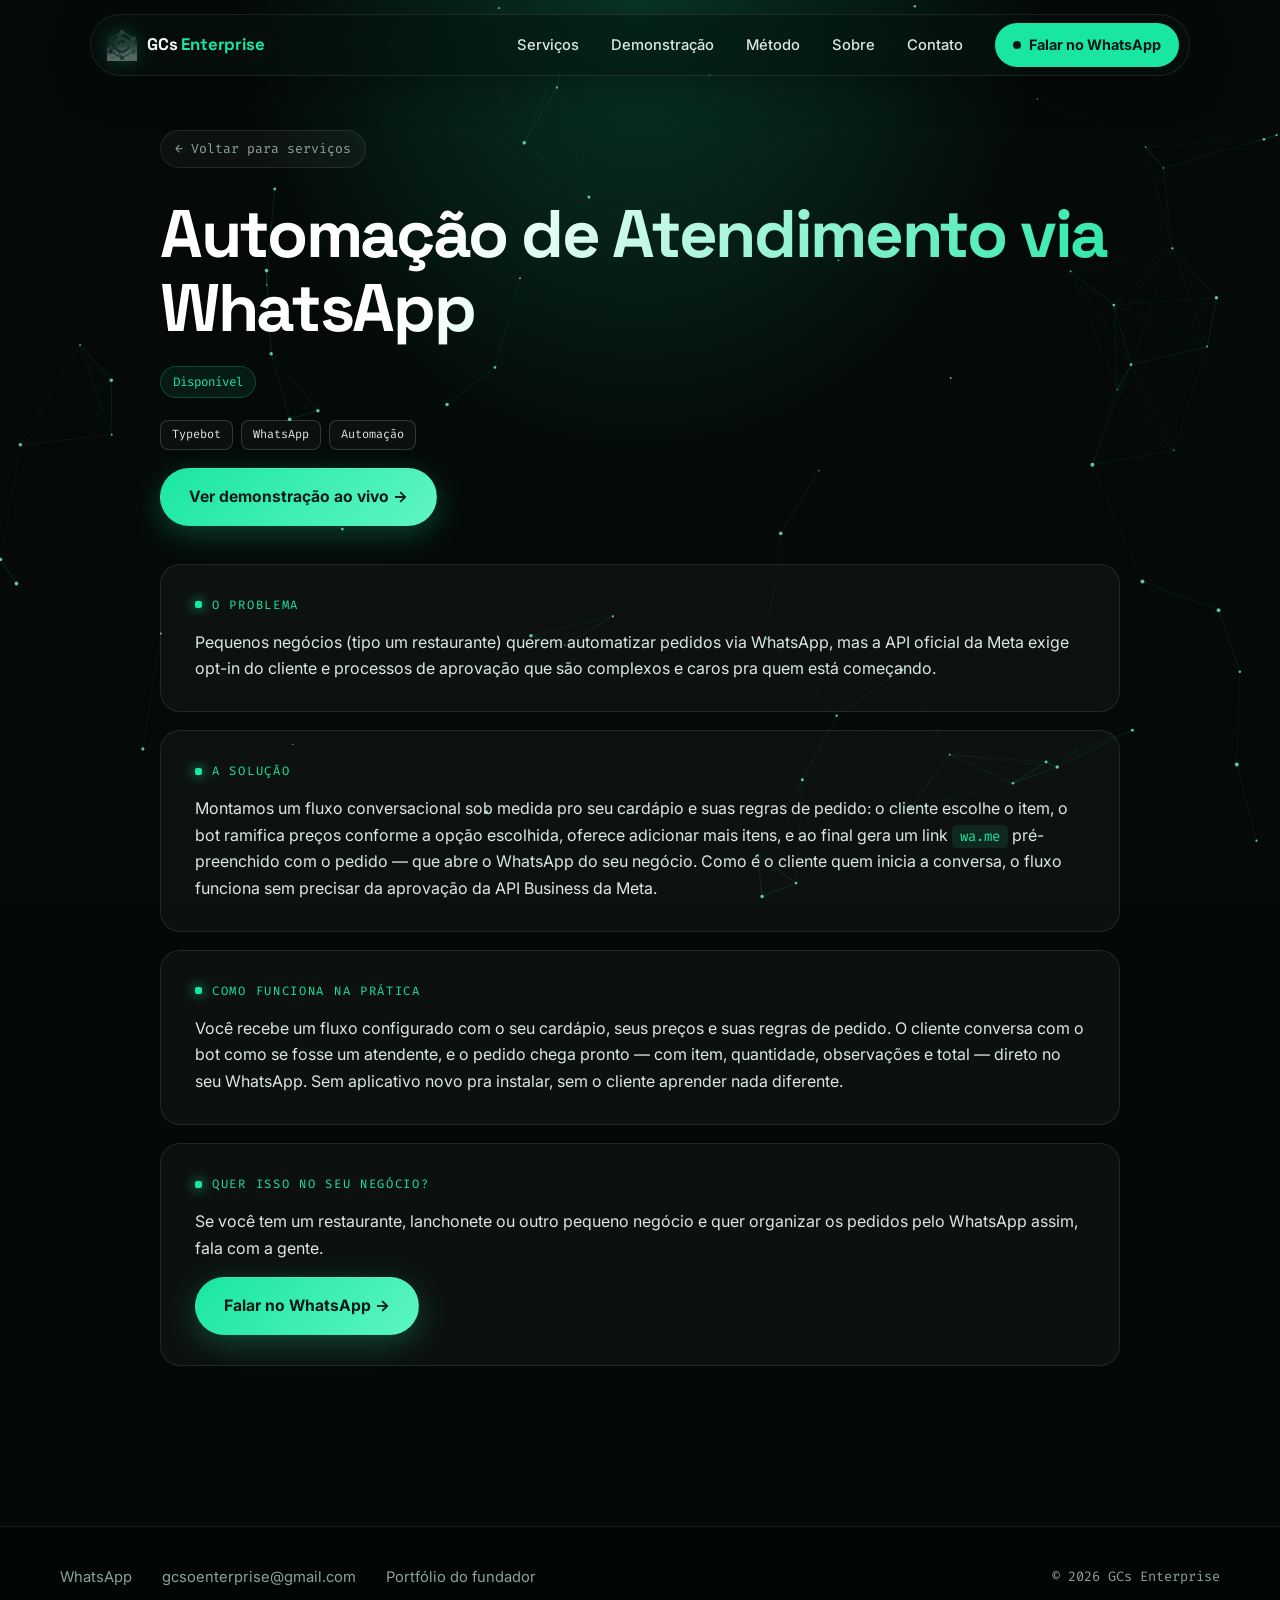
<file: servicos/atendimento-whatsapp.html>
<!DOCTYPE html>
<html lang="pt-BR">
<head>
  <!-- Google tag (gtag.js) -->
  <script async src="https://www.googletagmanager.com/gtag/js?id=G-BYTDQNM6GY"></script>
  <script>
  window.dataLayer = window.dataLayer || [];
  function gtag(){dataLayer.push(arguments);}
  gtag('js', new Date());
  gtag('config', 'G-BYTDQNM6GY');
  </script>
  <meta charset="UTF-8">
  <meta name="viewport" content="width=device-width, initial-scale=1.0">
  <meta name="description" content="Automação de atendimento via WhatsApp para pequenos negócios, sem depender da API oficial da Meta pra começar.">
  <meta property="og:title" content="Automação via WhatsApp — GCs Enterprise">
  <meta property="og:description" content="Fluxo de pedidos automatizado no WhatsApp do seu negócio, sem exigir integração paga com a API oficial da Meta.">
  <meta property="og:image" content="../social-preview.jpg">
  <meta property="og:type" content="website">
  <meta name="twitter:card" content="summary_large_image">
  <link rel="icon" href="../logo-icon.png" type="image/png">
  <title>Automação via WhatsApp — GCs Enterprise</title>
  <meta name="theme-color" content="#040908">
  <link rel="preconnect" href="https://fonts.googleapis.com">
  <link rel="preconnect" href="https://fonts.gstatic.com" crossorigin>
  <link href="https://fonts.googleapis.com/css2?family=Fira+Code:wght@400;500&family=Inter:wght@400;500;600;700&family=Space+Grotesk:wght@500;600;700&display=swap" rel="stylesheet">
  <link rel="stylesheet" href="../style.css">
</head>
<body>
  <a class="skip" href="#main">Pular para o conteúdo</a>
  <div class="progress" aria-hidden="true"></div>
  <canvas id="fx" aria-hidden="true"></canvas>
  <div class="cursor-ring" aria-hidden="true"></div><div class="cursor-dot" aria-hidden="true"></div>

  <header class="site-header">
    <div class="nav-bar">
      <a href="../index.html" class="logo" aria-label="GCs Enterprise — Início">
        <img src="../logo-icon.png" alt="" width="30" height="32"><span>GCs <b>Enterprise</b></span>
      </a>
      <nav class="main-nav" id="mainNav" aria-label="Principal">
        <a href="../index.html#servicos">Serviços</a>
        <a href="../index.html#cases">Demonstração</a>
        <a href="../index.html#metodo">Método</a>
        <a href="../sobre.html">Sobre</a>
        <a href="../index.html#contato">Contato</a>
      </nav>
      <a href="https://wa.me/5515996978189" target="_blank" rel="noopener" class="nav-cta">Falar no WhatsApp</a>
      <button type="button" class="nav-toggle" id="navToggle" aria-expanded="false" aria-controls="mainNav" aria-label="Abrir menu">
        <span></span><span></span><span></span>
      </button>
    </div>
  </header>

  <main class="container" id="main">
    <a href="../index.html#servicos" class="breadcrumb">← Voltar para serviços</a>

    <section class="case-header">
      <h1>Automação de Atendimento via WhatsApp</h1>
      <p class="status">Disponível</p>
      <div class="tags">
        <span class="tag">Typebot</span>
        <span class="tag">WhatsApp</span>
        <span class="tag">Automação</span>
      </div>
      <p>
        <a href="https://typebot.co/my-typebot-2c72x94" target="_blank" rel="noopener" class="case-cta">Ver demonstração ao vivo →</a>
      </p>
    </section>

    <section class="case-section reveal">
      <p class="case-label">O problema</p>
      <p>
        Pequenos negócios (tipo um restaurante) querem automatizar pedidos via WhatsApp,
        mas a API oficial da Meta exige opt-in do cliente e processos de aprovação que são
        complexos e caros pra quem está começando.
      </p>
    </section>

    <section class="case-section reveal">
      <p class="case-label">A solução</p>
      <p>
        Montamos um fluxo conversacional sob medida pro seu cardápio e suas regras de
        pedido: o cliente escolhe o item, o bot ramifica preços conforme a opção escolhida,
        oferece adicionar mais itens, e ao final gera um link <code>wa.me</code>
        pré-preenchido com o pedido — que abre o WhatsApp do seu negócio. Como é o cliente
        quem inicia a conversa, o fluxo funciona sem precisar da aprovação da API Business
        da Meta.
      </p>
    </section>

    <section class="case-section reveal">
      <p class="case-label">Como funciona na prática</p>
      <p>
        Você recebe um fluxo configurado com o seu cardápio, seus preços e suas regras de
        pedido. O cliente conversa com o bot como se fosse um atendente, e o pedido chega
        pronto — com item, quantidade, observações e total — direto no seu WhatsApp. Sem
        aplicativo novo pra instalar, sem o cliente aprender nada diferente.
      </p>
    </section>

    <section class="case-section reveal">
      <p class="case-label">Quer isso no seu negócio?</p>
      <p>
        Se você tem um restaurante, lanchonete ou outro pequeno negócio e quer organizar os
        pedidos pelo WhatsApp assim, fala com a gente.
      </p>
      <p>
        <a href="https://wa.me/5515996978189?text=Quero%20automatizar%20o%20atendimento%20do%20meu%20neg%C3%B3cio" target="_blank" rel="noopener" class="case-cta">Falar no WhatsApp →</a>
      </p>
    </section>
  </main>

  <footer class="site-footer">
    <div class="container">
      <a href="https://wa.me/5515996978189" target="_blank" rel="noopener">WhatsApp</a>
      <a href="mailto:gcsoenterprise@gmail.com">gcsoenterprise@gmail.com</a>
      <a href="https://guilhermecesars.github.io" target="_blank" rel="noopener">Portfólio do fundador</a>
      <p>&copy; 2026 GCs Enterprise</p>
    </div>
  </footer>

  <script src="../scripts.js" defer></script>
</body>
</html>
</file>
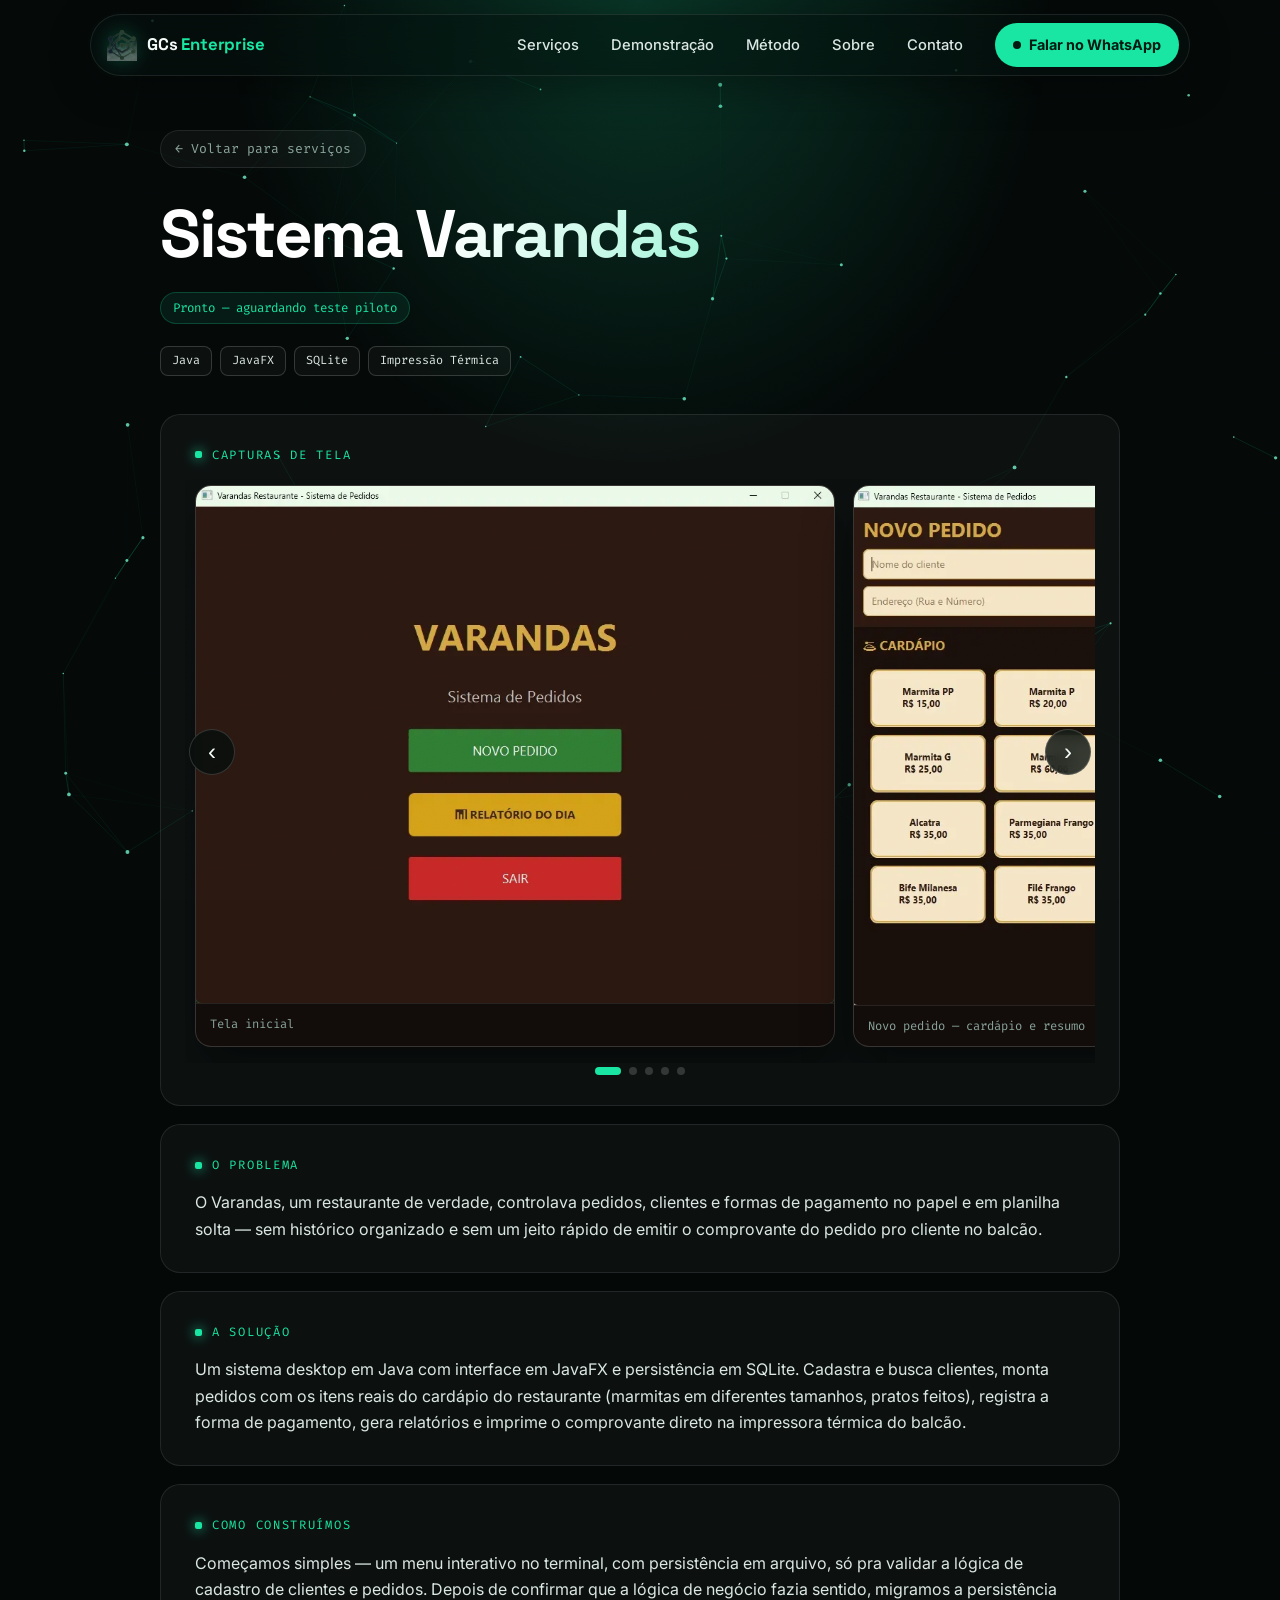
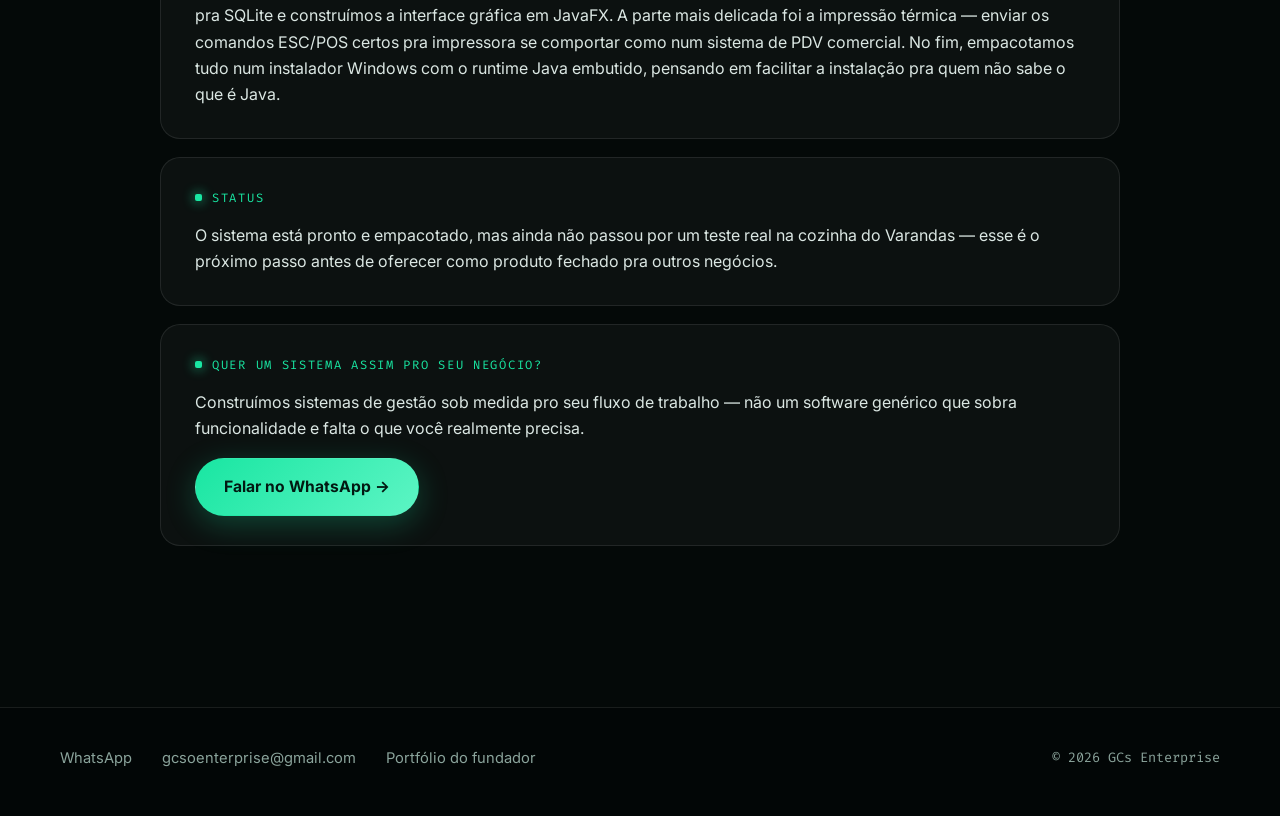
<file: servicos/sistema-varandas.html>
<!DOCTYPE html>
<html lang="pt-BR">
<head>
  <!-- Google tag (gtag.js) -->
  <script async src="https://www.googletagmanager.com/gtag/js?id=G-BYTDQNM6GY"></script>
  <script>
  window.dataLayer = window.dataLayer || [];
  function gtag(){dataLayer.push(arguments);}
  gtag('js', new Date());
  gtag('config', 'G-BYTDQNM6GY');
  </script>
  <meta charset="UTF-8">
  <meta name="viewport" content="width=device-width, initial-scale=1.0">
  <meta name="description" content="Sistema Varandas: aplicativo desktop em Java/JavaFX para controle de pedidos e impressão de comprovantes de um restaurante real.">
  <meta property="og:title" content="Sistema Varandas — GCs Enterprise">
  <meta property="og:description" content="Aplicativo desktop em Java/JavaFX para controle de pedidos e impressão de comprovantes de um restaurante real.">
  <meta property="og:image" content="../social-preview.jpg">
  <meta property="og:type" content="website">
  <meta name="twitter:card" content="summary_large_image">
  <link rel="icon" href="../logo-icon.png" type="image/png">
  <title>Sistema Varandas — GCs Enterprise</title>
  <meta name="theme-color" content="#040908">
  <link rel="preconnect" href="https://fonts.googleapis.com">
  <link rel="preconnect" href="https://fonts.gstatic.com" crossorigin>
  <link href="https://fonts.googleapis.com/css2?family=Fira+Code:wght@400;500&family=Inter:wght@400;500;600;700&family=Space+Grotesk:wght@500;600;700&display=swap" rel="stylesheet">
  <link rel="stylesheet" href="../style.css">
</head>
<body>
  <a class="skip" href="#main">Pular para o conteúdo</a>
  <div class="progress" aria-hidden="true"></div>
  <canvas id="fx" aria-hidden="true"></canvas>
  <div class="cursor-ring" aria-hidden="true"></div><div class="cursor-dot" aria-hidden="true"></div>

  <header class="site-header">
    <div class="nav-bar">
      <a href="../index.html" class="logo" aria-label="GCs Enterprise — Início">
        <img src="../logo-icon.png" alt="" width="30" height="32"><span>GCs <b>Enterprise</b></span>
      </a>
      <nav class="main-nav" id="mainNav" aria-label="Principal">
        <a href="../index.html#servicos">Serviços</a>
        <a href="../index.html#cases">Demonstração</a>
        <a href="../index.html#metodo">Método</a>
        <a href="../sobre.html">Sobre</a>
        <a href="../index.html#contato">Contato</a>
      </nav>
      <a href="https://wa.me/5515996978189" target="_blank" rel="noopener" class="nav-cta">Falar no WhatsApp</a>
      <button type="button" class="nav-toggle" id="navToggle" aria-expanded="false" aria-controls="mainNav" aria-label="Abrir menu">
        <span></span><span></span><span></span>
      </button>
    </div>
  </header>

  <main class="container" id="main">
    <a href="../index.html#servicos" class="breadcrumb">← Voltar para serviços</a>

    <section class="case-header">
      <h1>Sistema Varandas</h1>
      <p class="status">Pronto — aguardando teste piloto</p>
      <div class="tags">
        <span class="tag">Java</span>
        <span class="tag">JavaFX</span>
        <span class="tag">SQLite</span>
        <span class="tag">Impressão Térmica</span>
      </div>
    </section>

    <section class="case-section reveal">
      <p class="case-label">Capturas de tela</p>
      <div class="carousel">
        <div class="carousel-track">
          <figure class="carousel-slide">
            <picture>
              <source srcset="varandas/tela-inicial.webp" type="image/webp">
              <img src="varandas/tela-inicial.jpg" alt="Tela inicial do Sistema Varandas, com os botões Novo Pedido, Relatório do Dia e Sair" width="900" height="729" loading="lazy">
            </picture>
            <figcaption>Tela inicial</figcaption>
          </figure>
          <figure class="carousel-slide">
            <picture>
              <source srcset="varandas/tela-novo-pedido.webp" type="image/webp">
              <img src="varandas/tela-novo-pedido.jpg" alt="Tela de novo pedido, com o cardápio do restaurante e o resumo do pedido em branco" width="897" height="730" loading="lazy">
            </picture>
            <figcaption>Novo pedido — cardápio e resumo</figcaption>
          </figure>
          <figure class="carousel-slide">
            <picture>
              <source srcset="varandas/tela-pedido-preenchido.webp" type="image/webp">
              <img src="varandas/tela-pedido-preenchido.jpg" alt="Pedido montado com itens, total calculado e forma de pagamento selecionada" width="899" height="732" loading="lazy">
            </picture>
            <figcaption>Pedido montado, com total e pagamento</figcaption>
          </figure>
          <figure class="carousel-slide">
            <picture>
              <source srcset="varandas/tela-pedido-salvo.webp" type="image/webp">
              <img src="varandas/tela-pedido-salvo.jpg" alt="Mensagem de confirmação: pedido salvo com sucesso" width="898" height="728" loading="lazy">
            </picture>
            <figcaption>Confirmação de pedido salvo</figcaption>
          </figure>
          <figure class="carousel-slide">
            <picture>
              <source srcset="varandas/tela-relatorio.webp" type="image/webp">
              <img src="varandas/tela-relatorio.jpg" alt="Relatório do dia com totais por forma de pagamento e lista de pedidos" width="900" height="733" loading="lazy">
            </picture>
            <figcaption>Relatório do dia</figcaption>
          </figure>
        </div>
        <button type="button" class="carousel-btn carousel-prev" aria-label="Slide anterior">‹</button>
        <button type="button" class="carousel-btn carousel-next" aria-label="Próximo slide">›</button>
        <div class="carousel-dots"></div>
      </div>
    </section>

    <section class="case-section reveal">
      <p class="case-label">O problema</p>
      <p>
        O Varandas, um restaurante de verdade, controlava pedidos, clientes e formas de
        pagamento no papel e em planilha solta — sem histórico organizado e sem um jeito
        rápido de emitir o comprovante do pedido pro cliente no balcão.
      </p>
    </section>

    <section class="case-section reveal">
      <p class="case-label">A solução</p>
      <p>
        Um sistema desktop em Java com interface em JavaFX e persistência em SQLite.
        Cadastra e busca clientes, monta pedidos com os itens reais do cardápio do
        restaurante (marmitas em diferentes tamanhos, pratos feitos), registra a forma de
        pagamento, gera relatórios e imprime o comprovante direto na impressora térmica do
        balcão.
      </p>
    </section>

    <section class="case-section reveal">
      <p class="case-label">Como construímos</p>
      <p>
        Começamos simples — um menu interativo no terminal, com persistência em arquivo,
        só pra validar a lógica de cadastro de clientes e pedidos. Depois de confirmar que
        a lógica de negócio fazia sentido, migramos a persistência pra SQLite e construímos
        a interface gráfica em JavaFX. A parte mais delicada foi a impressão térmica —
        enviar os comandos ESC/POS certos pra impressora se comportar como num sistema de
        PDV comercial. No fim, empacotamos tudo num instalador Windows com o runtime Java
        embutido, pensando em facilitar a instalação pra quem não sabe o que é Java.
      </p>
    </section>

    <section class="case-section reveal">
      <p class="case-label">Status</p>
      <p>
        O sistema está pronto e empacotado, mas ainda não passou por um teste real na
        cozinha do Varandas — esse é o próximo passo antes de oferecer como produto
        fechado pra outros negócios.
      </p>
    </section>

    <section class="case-section reveal">
      <p class="case-label">Quer um sistema assim pro seu negócio?</p>
      <p>
        Construímos sistemas de gestão sob medida pro seu fluxo de trabalho — não um
        software genérico que sobra funcionalidade e falta o que você realmente precisa.
      </p>
      <p>
        <a href="https://wa.me/5515996978189?text=Quero%20um%20sistema%20sob%20medida%20pro%20meu%20neg%C3%B3cio" target="_blank" rel="noopener" class="case-cta">Falar no WhatsApp →</a>
      </p>
    </section>
  </main>

  <footer class="site-footer">
    <div class="container">
      <a href="https://wa.me/5515996978189" target="_blank" rel="noopener">WhatsApp</a>
      <a href="mailto:gcsoenterprise@gmail.com">gcsoenterprise@gmail.com</a>
      <a href="https://guilhermecesars.github.io" target="_blank" rel="noopener">Portfólio do fundador</a>
      <p>&copy; 2026 GCs Enterprise</p>
    </div>
  </footer>

  <script src="../scripts.js" defer></script>
</body>
</html>
</file>
<file: style.css>
@charset "UTF-8";

/* ==========================================================================
   GCs Enterprise — v2 "Signal"
   Dark, emerald/cyan, interactive. Zero dependencies (fonts only).
   Backup of the previous design: branch backup/pre-redesign-2026-10-16
   ========================================================================== */

:root {
  --bg: #040908;
  --bg-2: #07110f;
  --panel: rgba(255, 255, 255, 0.035);
  --panel-2: rgba(255, 255, 255, 0.06);
  --line: rgba(255, 255, 255, 0.09);
  --line-2: rgba(255, 255, 255, 0.16);
  --text: #dbe7e3;
  --muted: #8aa39b;
  --heading: #f4fbf8;
  --em: #19e6a2;
  --em-2: #0fb87d;
  --cy: #22d3ee;
  --lime: #b6f542;
  --gold: #fbbf24;
  --violet: #8b5cf6;
  --radius: 22px;
  --display: "Space Grotesk", "Inter", system-ui, sans-serif;
  --body: "Inter", system-ui, -apple-system, "Segoe UI", sans-serif;
  --mono: "Fira Code", ui-monospace, SFMono-Regular, Menlo, monospace;
  --ease: cubic-bezier(0.22, 1, 0.36, 1);
}

*,
*::before,
*::after { box-sizing: border-box; }

html { scroll-behavior: smooth; scroll-padding-top: 90px; -webkit-text-size-adjust: 100%; }

body {
  margin: 0;
  min-height: 100vh;
  background: var(--bg);
  color: var(--text);
  font-family: var(--body);
  line-height: 1.65;
  overflow-x: hidden;
  -webkit-font-smoothing: antialiased;
}

body::after { /* film grain */
  content: "";
  position: fixed;
  inset: 0;
  z-index: 90;
  pointer-events: none;
  opacity: 0.07;
  mix-blend-mode: overlay;
  background-image: url("data:image/svg+xml;utf8,<svg xmlns='http://www.w3.org/2000/svg' width='160' height='160'><filter id='n'><feTurbulence type='fractalNoise' baseFrequency='.9' numOctaves='2' stitchTiles='stitch'/></filter><rect width='100%' height='100%' filter='url(%23n)'/></svg>");
}

h1, h2, h3, h4 { font-family: var(--display); line-height: 1.1; color: var(--heading); margin: 0; letter-spacing: -0.02em; }
p { margin: 0 0 1em; }
a { color: var(--em); text-decoration: none; }
img { max-width: 100%; height: auto; }
::selection { background: var(--em); color: #021a12; }

.container { width: min(1160px, 100% - 48px); margin-inline: auto; }
.skip { position: absolute; left: -999px; top: 8px; background: var(--em); color: #021a12; padding: 8px 14px; border-radius: 8px; z-index: 200; font-weight: 700; }
.skip:focus { left: 12px; }

/* --------------------------------------------------------------------------
   Global FX layers
   -------------------------------------------------------------------------- */
#fx { position: fixed; inset: 0; width: 100%; height: 100%; z-index: 0; pointer-events: none; }
.progress { position: fixed; top: 0; left: 0; height: 3px; width: 100%; z-index: 120; transform-origin: 0 50%; transform: scaleX(0); background: linear-gradient(90deg, var(--em), var(--cy), var(--lime)); box-shadow: 0 0 14px var(--em); }

.cursor-dot, .cursor-ring { position: fixed; left: 0; top: 0; z-index: 130; pointer-events: none; opacity: 0; transition: opacity 0.3s; will-change: transform; }
.cursor-dot { width: 6px; height: 6px; margin: -3px 0 0 -3px; border-radius: 50%; background: var(--em); }
.cursor-ring { width: 38px; height: 38px; margin: -19px 0 0 -19px; border-radius: 50%; border: 1.5px solid rgba(25, 230, 162, 0.55); transition: opacity 0.3s, width 0.25s var(--ease), height 0.25s var(--ease), margin 0.25s var(--ease), background 0.25s; }
.cursor-ring.is-hover { width: 64px; height: 64px; margin: -32px 0 0 -32px; background: rgba(25, 230, 162, 0.1); }
.has-cursor .cursor-dot, .has-cursor .cursor-ring { opacity: 1; }
@media (hover: hover) and (pointer: fine) { .has-cursor, .has-cursor a, .has-cursor button { cursor: none; } }

main, .site-footer { position: relative; z-index: 2; }

/* --------------------------------------------------------------------------
   Header
   -------------------------------------------------------------------------- */
.site-header { position: fixed; top: 14px; left: 0; right: 0; z-index: 100; display: flex; justify-content: center; padding: 0 14px; pointer-events: none; }
.nav-bar { pointer-events: auto; width: min(1100px, 100%); display: flex; align-items: center; gap: 18px; padding: 8px 10px 8px 16px; border-radius: 999px; background: rgba(8, 18, 16, 0.55); border: 1px solid var(--line); backdrop-filter: blur(18px) saturate(1.4); -webkit-backdrop-filter: blur(18px) saturate(1.4); box-shadow: 0 10px 40px rgba(0, 0, 0, 0.35); transition: background 0.3s, border-color 0.3s; }
.site-header.is-scrolled .nav-bar { background: rgba(6, 14, 12, 0.82); border-color: var(--line-2); }

.logo { display: inline-flex; align-items: center; gap: 10px; color: var(--heading); font-family: var(--display); font-weight: 700; font-size: 1.05rem; letter-spacing: -0.01em; }
.logo img { width: 30px; height: auto; display: block; filter: drop-shadow(0 0 10px rgba(25, 230, 162, 0.45)); }
.logo b { color: var(--em); font-weight: 700; }

.main-nav { margin-left: auto; display: flex; gap: 4px; }
.main-nav a { color: var(--text); font-size: 0.92rem; font-weight: 500; padding: 8px 14px; border-radius: 999px; transition: background 0.25s, color 0.25s; }
.main-nav a:hover, .main-nav a:focus-visible, .main-nav a.is-active { background: var(--panel-2); color: var(--heading); outline: none; }

.nav-cta { display: inline-flex; align-items: center; gap: 8px; padding: 10px 18px; border-radius: 999px; background: var(--em); color: #021a12; font-weight: 700; font-size: 0.9rem; transition: box-shadow 0.3s, transform 0.2s; }
.nav-cta:hover { box-shadow: 0 0 28px rgba(25, 230, 162, 0.55); }
.nav-cta::before { content: ""; width: 8px; height: 8px; border-radius: 50%; background: #021a12; animation: pulse 1.6s infinite; }

.nav-toggle { display: none; width: 42px; height: 42px; border-radius: 50%; border: 1px solid var(--line-2); background: var(--panel); cursor: pointer; padding: 0; position: relative; }
.nav-toggle span { position: absolute; left: 12px; right: 12px; height: 2px; background: var(--heading); border-radius: 2px; transition: transform 0.3s var(--ease), opacity 0.2s; }
.nav-toggle span:nth-child(1) { top: 15px; } .nav-toggle span:nth-child(2) { top: 20px; } .nav-toggle span:nth-child(3) { top: 25px; }
.nav-toggle.open span:nth-child(1) { transform: translateY(5px) rotate(45deg); }
.nav-toggle.open span:nth-child(2) { opacity: 0; }
.nav-toggle.open span:nth-child(3) { transform: translateY(-5px) rotate(-45deg); }

@media (max-width: 820px) {
  .nav-toggle { display: block; margin-left: auto; }
  .nav-cta { display: none; }
  .main-nav { position: fixed; inset: 0; z-index: -1; margin: 0; flex-direction: column; justify-content: center; align-items: center; gap: 10px; background: rgba(3, 8, 7, 0.96); backdrop-filter: blur(20px); opacity: 0; visibility: hidden; transition: opacity 0.35s, visibility 0.35s; }
  .main-nav.open { opacity: 1; visibility: visible; }
  .main-nav a { font-family: var(--display); font-size: 2rem; padding: 10px 24px; }
  .nav-bar { position: relative; z-index: 2; }
}

/* --------------------------------------------------------------------------
   Buttons
   -------------------------------------------------------------------------- */
.btn-primary, .btn-secondary, .case-cta { display: inline-flex; align-items: center; justify-content: center; gap: 10px; padding: 15px 28px; border-radius: 999px; font-weight: 700; font-size: 0.98rem; font-family: var(--body); border: 1px solid transparent; cursor: pointer; transition: transform 0.2s var(--ease), box-shadow 0.3s, background 0.3s, border-color 0.3s, color 0.3s; will-change: transform; }
.btn-primary, .case-cta { background: linear-gradient(135deg, var(--em), #5df5c4); color: #021a12; box-shadow: 0 8px 30px rgba(25, 230, 162, 0.25); }
.btn-primary:hover, .case-cta:hover { box-shadow: 0 10px 50px rgba(25, 230, 162, 0.55); }
.btn-secondary { background: var(--panel); color: var(--heading); border-color: var(--line-2); backdrop-filter: blur(8px); }
.btn-secondary:hover { border-color: var(--em); color: var(--em); background: rgba(25, 230, 162, 0.08); }
.btn-primary:focus-visible, .btn-secondary:focus-visible, .case-cta:focus-visible, .nav-cta:focus-visible, a:focus-visible, button:focus-visible { outline: 2px solid var(--cy); outline-offset: 3px; }
.btn-arrow { display: inline-block; transition: transform 0.3s var(--ease); }
.btn-primary:hover .btn-arrow, .btn-secondary:hover .btn-arrow, .case-cta:hover .btn-arrow { transform: translateX(5px); }

/* --------------------------------------------------------------------------
   Typography helpers
   -------------------------------------------------------------------------- */
.eyebrow { display: inline-flex; align-items: center; gap: 10px; font-family: var(--mono); font-size: 0.78rem; letter-spacing: 0.14em; text-transform: uppercase; color: var(--em); margin-bottom: 18px; }
.eyebrow::before { content: ""; width: 28px; height: 1px; background: currentColor; }
.section-head .grad, .contato-card .grad, .founder .grad { display: inline-block; }
.grad { background: linear-gradient(100deg, var(--em) 0%, var(--cy) 50%, var(--lime) 100%); -webkit-background-clip: text; background-clip: text; color: transparent; background-size: 200% 100%; animation: sheen 7s linear infinite; }
.section { padding: clamp(70px, 10vw, 140px) 0; }
.section-head { max-width: 760px; margin-bottom: clamp(36px, 5vw, 64px); }
.section-head h2 { font-size: clamp(2rem, 5vw, 3.6rem); }
.section-intro { color: var(--muted); font-size: 1.12rem; margin-top: 18px; }

/* reveal */
.reveal { opacity: 0; transform: translateY(34px); transition: opacity 0.9s var(--ease), transform 0.9s var(--ease); transition-delay: var(--d, 0s); }
.reveal.is-visible { opacity: 1; transform: none; }

/* --------------------------------------------------------------------------
   Hero
   -------------------------------------------------------------------------- */
.hero { position: relative; min-height: 100svh; display: flex; align-items: center; padding: 130px 0 90px; }
.aurora { position: absolute; inset: 0; overflow: hidden; pointer-events: none; z-index: -1; }
.aurora i { position: absolute; border-radius: 50%; filter: blur(90px); opacity: 0.5; will-change: transform; }
.aurora i:nth-child(1) { width: 520px; height: 520px; left: -8%; top: 4%; background: #0a7d5a; animation: float1 18s ease-in-out infinite; }
.aurora i:nth-child(2) { width: 460px; height: 460px; right: -6%; top: 18%; background: #0e6f8a; animation: float2 22s ease-in-out infinite; }
.aurora i:nth-child(3) { width: 380px; height: 380px; left: 38%; bottom: -10%; background: #5a7d12; opacity: 0.32; animation: float1 26s ease-in-out infinite reverse; }

.hero-grid { display: grid; grid-template-columns: 1.15fr 0.85fr; gap: clamp(30px, 5vw, 70px); align-items: center; }
.hero h1 { font-size: clamp(2.5rem, 6.4vw, 5.3rem); font-weight: 700; letter-spacing: -0.035em; }
.hero h1 .line { display: block; overflow: hidden; padding-bottom: 0.08em; }
.hero h1 .line > span { display: inline-block; transform: translateY(110%); animation: rise 1.1s var(--ease) forwards; animation-delay: calc(0.15s + var(--i, 0) * 0.12s); }
.rotator { display: inline-block; position: relative; min-width: 1ch; }
.rotator::after { content: ""; display: inline-block; width: 0.06em; height: 0.85em; background: var(--em); margin-left: 6px; vertical-align: -0.05em; animation: blink 1s steps(1) infinite; }
.hero .lead { font-size: clamp(1.05rem, 1.6vw, 1.25rem); color: var(--muted); max-width: 560px; margin: 26px 0 34px; opacity: 0; animation: fadeUp 1s var(--ease) 0.7s forwards; }
.hero-cta { display: flex; flex-wrap: wrap; gap: 14px; opacity: 0; animation: fadeUp 1s var(--ease) 0.9s forwards; margin: 0; }
.hero-trust { margin-top: 34px; display: flex; gap: 22px; flex-wrap: wrap; font-size: 0.85rem; color: var(--muted); opacity: 0; animation: fadeUp 1s var(--ease) 1.1s forwards; }
.hero-trust span { display: inline-flex; align-items: center; gap: 8px; }
.hero-trust span::before { content: "✓"; color: var(--em); font-weight: 800; }
.scroll-hint { position: absolute; bottom: 26px; left: 50%; translate: -50% 0; width: 26px; height: 42px; border: 1.5px solid var(--line-2); border-radius: 14px; opacity: 0.8; }
.scroll-hint::after { content: ""; position: absolute; left: 50%; top: 8px; width: 4px; height: 8px; margin-left: -2px; border-radius: 3px; background: var(--em); animation: wheel 1.8s infinite; }

/* phone */
.hero-visual { position: relative; perspective: 1100px; display: grid; place-items: center; opacity: 0; animation: fadeUp 1.2s var(--ease) 0.5s forwards; }
.phone-mockup { position: relative; width: min(340px, 100%); border-radius: 38px; padding: 12px; background: linear-gradient(160deg, #15221f, #070e0c); border: 1px solid var(--line-2); box-shadow: 0 40px 90px rgba(0, 0, 0, 0.6), 0 0 0 1px rgba(255, 255, 255, 0.03) inset, 0 0 90px rgba(25, 230, 162, 0.16); transform-style: preserve-3d; transition: transform 0.25s ease-out; }
.phone-mockup::before { content: ""; position: absolute; top: 18px; left: 50%; translate: -50% 0; width: 84px; height: 22px; border-radius: 12px; background: #000; z-index: 3; }
.phone-screen { border-radius: 28px; overflow: hidden; background: #0b1512; height: 520px; display: flex; flex-direction: column; }
.phone-header { display: flex; align-items: center; gap: 12px; padding: 44px 16px 14px; background: linear-gradient(180deg, #0f6b50, #0b4f3c); }
.phone-avatar { width: 38px; height: 38px; border-radius: 50%; display: grid; place-items: center; background: rgba(255, 255, 255, 0.16); font-size: 1.2rem; }
.phone-header strong { display: block; color: #fff; font-size: 0.95rem; line-height: 1.2; }
.phone-status { font-size: 0.74rem; color: #a7f3d0; display: inline-flex; align-items: center; gap: 6px; }
.phone-status::before { content: ""; width: 7px; height: 7px; border-radius: 50%; background: #34d399; animation: pulse 1.6s infinite; }
.phone-chat { flex: 1; display: flex; flex-direction: column; justify-content: flex-end; gap: 9px; padding: 16px 14px; background: radial-gradient(circle at 20% 10%, rgba(25, 230, 162, 0.07), transparent 50%), #0b1512; overflow: hidden; }
.chat-bubble { max-width: 82%; padding: 9px 13px; border-radius: 16px; font-size: 0.86rem; line-height: 1.4; animation: pop 0.4s var(--ease) both; }
.chat-in { align-self: flex-start; background: #1b2a26; color: #e6f1ee; border-bottom-left-radius: 4px; }
.chat-out { align-self: flex-end; background: #0f7d5b; color: #fff; border-bottom-right-radius: 4px; }
.chat-typing { align-self: flex-end; display: inline-flex; gap: 4px; padding: 12px 14px; background: #0f7d5b; border-radius: 16px; border-bottom-right-radius: 4px; }
.chat-typing span { width: 6px; height: 6px; border-radius: 50%; background: #d1fae5; animation: bounce 1s infinite; }
.chat-typing span:nth-child(2) { animation-delay: 0.15s; } .chat-typing span:nth-child(3) { animation-delay: 0.3s; }
.chip { position: absolute; z-index: 4; padding: 9px 14px; border-radius: 14px; font-size: 0.8rem; font-weight: 600; color: var(--heading); background: rgba(10, 22, 19, 0.8); border: 1px solid var(--line-2); backdrop-filter: blur(12px); box-shadow: 0 14px 40px rgba(0, 0, 0, 0.45); white-space: nowrap; }
.chip.c1 { left: -9%; top: 40%; animation: bob 5s ease-in-out infinite; }
.chip.c2 { right: -7%; top: 13%; animation: bob 6s ease-in-out -2s infinite; }
.chip.c3 { left: -5%; bottom: 3%; animation: bob 7s ease-in-out -4s infinite; }

@media (max-width: 920px) {
  .hero-grid { grid-template-columns: 1fr; }
  .hero { padding-top: 110px; }
  .chip.c1 { left: 0; } .chip.c2 { display: none; } .chip.c3 { left: 2%; }
  .scroll-hint { display: none; }
}

/* --------------------------------------------------------------------------
   Marquee
   -------------------------------------------------------------------------- */
.ticker { position: relative; z-index: 2; border-block: 1px solid var(--line); background: rgba(255, 255, 255, 0.02); padding: 22px 0; overflow: hidden; -webkit-mask-image: linear-gradient(90deg, transparent, #000 10%, #000 90%, transparent); mask-image: linear-gradient(90deg, transparent, #000 10%, #000 90%, transparent); }
.marquee { overflow: hidden; user-select: none; }
.marquee-track { display: flex; width: max-content; will-change: transform; }
.marquee-group { display: flex; align-items: center; flex-shrink: 0; }
.ticker .marquee-group span { font-family: var(--display); font-weight: 700; font-size: clamp(1.4rem, 3vw, 2.3rem); letter-spacing: -0.02em; padding: 0 26px; white-space: nowrap; color: transparent; -webkit-text-stroke: 1px rgba(219, 231, 227, 0.55); transition: color 0.3s, -webkit-text-stroke-color 0.3s; }
.ticker .marquee-group span:hover { color: var(--em); -webkit-text-stroke-color: var(--em); }
.ticker .marquee-group i { font-style: normal; color: var(--em); font-size: 1.1rem; }

/* --------------------------------------------------------------------------
   Stats
   -------------------------------------------------------------------------- */
.stats { display: grid; grid-template-columns: repeat(4, 1fr); gap: 1px; background: var(--line); border: 1px solid var(--line); border-radius: var(--radius); overflow: hidden; }
.stat { background: var(--bg-2); padding: 34px 26px; position: relative; overflow: hidden; }
.stat::after { content: ""; position: absolute; inset: auto -30% -60% -30%; height: 90%; background: radial-gradient(closest-side, rgba(25, 230, 162, 0.14), transparent); opacity: 0; transition: opacity 0.4s; }
.stat:hover::after { opacity: 1; }
.stat strong { display: block; font-family: var(--display); font-size: clamp(2.2rem, 4.5vw, 3.6rem); line-height: 1; color: var(--heading); letter-spacing: -0.04em; }
.stat strong em { font-style: normal; color: var(--em); }
.stat span { display: block; margin-top: 10px; color: var(--muted); font-size: 0.9rem; }
@media (max-width: 760px) { .stats { grid-template-columns: repeat(2, 1fr); } .stat { padding: 26px 20px; } }

/* --------------------------------------------------------------------------
   Services (bento)
   -------------------------------------------------------------------------- */
.projects-grid { display: grid; grid-template-columns: repeat(6, 1fr); gap: 20px; }
.project-card { position: relative; grid-column: span 3; display: flex; flex-direction: column; padding: 34px; border-radius: var(--radius); background: var(--panel); border: 1px solid var(--line); overflow: hidden; isolation: isolate; transform-style: preserve-3d; transition: border-color 0.4s, transform 0.3s ease-out, opacity 0.9s var(--ease); }
.project-card::before { content: ""; position: absolute; inset: 0; z-index: -1; background: radial-gradient(420px circle at var(--x, 50%) var(--y, 0%), rgba(25, 230, 162, 0.16), transparent 60%); opacity: 0; transition: opacity 0.35s; }
.project-card:hover { border-color: rgba(25, 230, 162, 0.45); }
.project-card:hover::before { opacity: 1; }
.project-card:nth-child(3) { grid-column: span 6; flex-direction: row; align-items: center; gap: 40px; background: linear-gradient(120deg, rgba(251, 191, 36, 0.08), rgba(25, 230, 162, 0.07)); border-color: rgba(251, 191, 36, 0.28); }
.project-card:nth-child(3) .card-body { flex: 1; }
.project-card:nth-child(3) .card-actions { flex-direction: column; align-items: stretch; min-width: 220px; margin-top: 0; }
.project-icon { width: 58px; height: 58px; display: grid; place-items: center; font-size: 1.7rem; border-radius: 18px; background: linear-gradient(135deg, rgba(25, 230, 162, 0.2), rgba(34, 211, 238, 0.1)); border: 1px solid var(--line-2); margin-bottom: 22px; }
.project-card h3 { font-size: clamp(1.4rem, 2.4vw, 1.85rem); margin-bottom: 12px; }
.status { display: inline-flex; align-items: center; gap: 9px; font-family: var(--mono); font-size: 0.78rem; color: var(--em); margin: 0 0 16px; padding: 5px 12px; border-radius: 999px; background: rgba(25, 230, 162, 0.08); border: 1px solid rgba(25, 230, 162, 0.22); width: fit-content; }
.status-dot { width: 7px; height: 7px; border-radius: 50%; background: var(--em); animation: pulse 1.6s infinite; }
.project-card p:not(.status) { color: var(--muted); }
.tags { display: flex; flex-wrap: wrap; gap: 8px; margin: 0 0 18px; }
.tag { font-family: var(--mono); font-size: 0.74rem; padding: 4px 11px; border-radius: 8px; border: 1px solid var(--line-2); color: var(--text); background: rgba(255, 255, 255, 0.03); }
.card-actions { display: flex; flex-wrap: wrap; gap: 12px; margin-top: auto; padding-top: 14px; }
.card-actions a { padding: 12px 22px; font-size: 0.92rem; }
.ribbon { position: absolute; top: 18px; right: 18px; font-size: 0.74rem; font-weight: 700; padding: 5px 12px; border-radius: 999px; background: var(--gold); color: #2a1c00; }
.price-tag { font-family: var(--display); font-size: 2.4rem; font-weight: 700; color: var(--gold); letter-spacing: -0.03em; line-height: 1; margin-bottom: 14px; }
@media (max-width: 900px) { .project-card, .project-card:nth-child(3) { grid-column: span 6; } .project-card:nth-child(3) { flex-direction: column; align-items: flex-start; gap: 0; } .project-card:nth-child(3) .card-actions { flex-direction: row; min-width: 0; margin-top: auto; } }

/* --------------------------------------------------------------------------
   Showcase (draggable marquee of screenshots)
   -------------------------------------------------------------------------- */
.showcase { position: relative; z-index: 2; overflow: hidden; padding: clamp(70px, 9vw, 130px) 0; background: radial-gradient(ellipse at 50% 0%, rgba(25, 230, 162, 0.08), transparent 60%); border-block: 1px solid var(--line); }
.showcase .section-head { text-align: center; margin-inline: auto; }
.showcase .eyebrow { justify-content: center; }
.shot-row { margin-block: 18px; cursor: grab; touch-action: pan-y; -webkit-mask-image: linear-gradient(90deg, transparent, #000 8%, #000 92%, transparent); mask-image: linear-gradient(90deg, transparent, #000 8%, #000 92%, transparent); }
.shot-row.dragging { cursor: grabbing; }
.shot-row .marquee-group { gap: 22px; padding-right: 22px; }
.shot { flex: 0 0 auto; width: clamp(260px, 36vw, 480px); margin: 0; border-radius: 16px; overflow: hidden; background: #120d0b; border: 1px solid var(--line-2); box-shadow: 0 30px 60px rgba(0, 0, 0, 0.5); transition: transform 0.4s var(--ease), border-color 0.3s, box-shadow 0.4s; }
.shot:hover { transform: translateY(-8px) scale(1.02); border-color: var(--em); box-shadow: 0 40px 80px rgba(0, 0, 0, 0.55), 0 0 60px rgba(25, 230, 162, 0.18); }
.shot img { display: block; width: 100%; aspect-ratio: 900 / 730; object-fit: cover; pointer-events: none; -webkit-user-drag: none; }
.shot figcaption { padding: 10px 14px; font-family: var(--mono); font-size: 0.74rem; color: var(--muted); border-top: 1px solid var(--line); display: flex; justify-content: space-between; }
.showcase-cta { text-align: center; margin-top: 36px; position: relative; z-index: 2; }
.drag-hint { text-align: center; color: var(--muted); font-family: var(--mono); font-size: 0.78rem; margin-top: 8px; }

/* --------------------------------------------------------------------------
   Process
   -------------------------------------------------------------------------- */
.steps { position: relative; display: grid; grid-template-columns: repeat(4, 1fr); gap: 22px; counter-reset: s; }
.steps::before { content: ""; position: absolute; left: 0; right: 0; top: 29px; height: 2px; background: var(--line); }
.steps::after { content: ""; position: absolute; left: 0; top: 29px; height: 2px; width: calc(var(--p, 0) * 100%); background: linear-gradient(90deg, var(--em), var(--cy)); box-shadow: 0 0 16px var(--em); transition: width 0.15s linear; }
.step { position: relative; padding-top: 80px; }
.step::before { counter-increment: s; content: "0" counter(s); position: absolute; top: 0; left: 0; width: 58px; height: 58px; display: grid; place-items: center; font-family: var(--mono); font-weight: 500; color: var(--em); border-radius: 50%; background: var(--bg); border: 2px solid var(--line-2); z-index: 1; transition: border-color 0.5s, box-shadow 0.5s, background 0.5s; }
.step.is-visible::before { border-color: var(--em); box-shadow: 0 0 26px rgba(25, 230, 162, 0.4); background: #06251c; }
.step h3 { font-size: 1.3rem; margin-bottom: 8px; }
.step p { color: var(--muted); font-size: 0.95rem; }
@media (max-width: 820px) { .steps { grid-template-columns: 1fr; gap: 6px; padding-left: 12px; } .steps::before, .steps::after { left: 29px; right: auto; top: 0; bottom: 0; width: 2px; height: auto; } .steps::after { height: calc(var(--p, 0) * 100%); width: 2px; } .step { padding: 0 0 34px 84px; } }

/* --------------------------------------------------------------------------
   Founder
   -------------------------------------------------------------------------- */
.founder { display: grid; grid-template-columns: 0.8fr 1.2fr; gap: clamp(30px, 6vw, 80px); align-items: center; }
.founder-photo { position: relative; width: min(380px, 100%); aspect-ratio: 1; margin-inline: auto; }
.founder-photo::before { content: ""; position: absolute; inset: -14px; border-radius: 50%; background: conic-gradient(from 0deg, var(--em), var(--cy), var(--lime), var(--em)); filter: blur(22px); opacity: 0.55; animation: spin 10s linear infinite; }
.founder-photo img { position: relative; width: 100%; height: 100%; object-fit: cover; border-radius: 50%; border: 3px solid var(--bg); }
.founder-photo .badge { position: absolute; right: -4%; bottom: 8%; background: rgba(8, 18, 16, 0.85); backdrop-filter: blur(10px); padding: 10px 16px; border-radius: 14px; border: 1px solid var(--line-2); font-size: 0.82rem; font-weight: 600; color: var(--heading); box-shadow: 0 14px 40px rgba(0, 0, 0, 0.5); animation: bob 5s ease-in-out infinite; }
.founder h2 { font-size: clamp(1.9rem, 4vw, 3rem); margin-bottom: 22px; }
.founder p { color: var(--muted); font-size: 1.05rem; }
.founder p strong { color: var(--heading); }
.sign { font-family: var(--display); font-weight: 600; color: var(--heading); margin-top: 22px; }
.sign small { display: block; font-family: var(--mono); color: var(--em); font-weight: 400; font-size: 0.78rem; letter-spacing: 0.08em; }
@media (max-width: 820px) { .founder { grid-template-columns: 1fr; } .founder-photo { width: min(280px, 70%); } }

/* --------------------------------------------------------------------------
   Contact
   -------------------------------------------------------------------------- */
.contato-card { position: relative; text-align: center; padding: clamp(46px, 8vw, 100px) clamp(22px, 5vw, 70px); border-radius: 36px; background: radial-gradient(ellipse at 50% 0%, rgba(25, 230, 162, 0.22), transparent 62%), linear-gradient(180deg, rgba(255, 255, 255, 0.05), rgba(255, 255, 255, 0.015)); border: 1px solid var(--line-2); overflow: hidden; isolation: isolate; }
.contato-card::before { content: ""; position: absolute; inset: -1px; z-index: -1; border-radius: inherit; background: conic-gradient(from var(--ang, 0deg), transparent 0 70%, rgba(25, 230, 162, 0.8) 85%, transparent 100%); -webkit-mask: linear-gradient(#000 0 0) content-box exclude, linear-gradient(#000 0 0); mask: linear-gradient(#000 0 0) content-box exclude, linear-gradient(#000 0 0); padding: 1px; animation: ang 6s linear infinite; }
.contato-card h2 { font-size: clamp(2.2rem, 7vw, 5.2rem); letter-spacing: -0.04em; margin-bottom: 20px; }
.contato-card .eyebrow { justify-content: center; }
.contato-card .section-intro { max-width: 560px; margin-inline: auto; }
.contato-links { display: flex; flex-wrap: wrap; gap: 14px; justify-content: center; margin-top: 38px; }

/* --------------------------------------------------------------------------
   Footer
   -------------------------------------------------------------------------- */
.site-footer { margin-top: clamp(60px, 8vw, 110px); border-top: 1px solid var(--line); padding: 38px 0 46px; background: rgba(2, 6, 5, 0.6); }
.site-footer .container { display: flex; flex-wrap: wrap; align-items: center; gap: 12px 30px; }
.site-footer a { color: var(--muted); font-size: 0.92rem; transition: color 0.25s; }
.site-footer a:hover { color: var(--em); }
.site-footer p { margin: 0 0 0 auto; color: var(--muted); font-size: 0.85rem; font-family: var(--mono); }

/* --------------------------------------------------------------------------
   Inner pages (cases, e-book, about)
   -------------------------------------------------------------------------- */
main.container { padding-top: 130px; }
main.container::before { content: ""; position: absolute; left: 50%; top: 0; translate: -50% 0; width: min(900px, 100vw); height: 520px; background: radial-gradient(ellipse at 50% 0%, rgba(25, 230, 162, 0.2), transparent 65%); z-index: -1; pointer-events: none; }
main.container { max-width: 960px; padding-bottom: 40px; }
.breadcrumb { display: inline-flex; align-items: center; gap: 8px; color: var(--muted); font-family: var(--mono); font-size: 0.82rem; margin-bottom: 30px; padding: 7px 14px; border: 1px solid var(--line); border-radius: 999px; background: var(--panel); transition: color 0.25s, border-color 0.25s, transform 0.25s var(--ease); }
.breadcrumb:hover { color: var(--em); border-color: rgba(25, 230, 162, 0.4); transform: translateX(-4px); }
.case-header { margin-bottom: 38px; }
.case-header h1, main.container > .hero h1 { font-size: clamp(2.2rem, 6vw, 4.2rem); margin-bottom: 20px; letter-spacing: -0.035em; background: linear-gradient(120deg, #fff 30%, var(--em) 100%); -webkit-background-clip: text; background-clip: text; color: transparent; }
.case-header > p:not(.status) { color: var(--muted); font-size: 1.1rem; }
.case-header .status { white-space: normal; }
.case-header .tags { margin-top: 6px; }
.case-section { position: relative; padding: 30px 34px; margin-bottom: 18px; border-radius: 20px; background: var(--panel); border: 1px solid var(--line); transition: border-color 0.4s, background 0.4s; }
.case-section:hover { border-color: rgba(25, 230, 162, 0.3); background: var(--panel-2); }
.case-section p { color: var(--text); }
.case-section p:last-child { margin-bottom: 0; }
.case-section strong { color: var(--heading); }
.case-section code { font-family: var(--mono); font-size: 0.88em; padding: 2px 8px; border-radius: 6px; background: rgba(25, 230, 162, 0.1); color: var(--em); }
.case-label { font-family: var(--mono); font-size: 0.76rem !important; letter-spacing: 0.14em; text-transform: uppercase; color: var(--em) !important; margin-bottom: 14px !important; display: flex; align-items: center; gap: 10px; }
.case-label::before { content: ""; width: 7px; height: 7px; border-radius: 2px; background: var(--em); box-shadow: 0 0 12px var(--em); }
.price-block { margin: 20px 0 4px; }
.price-new { font-family: var(--display); font-size: clamp(2.6rem, 7vw, 4.2rem); font-weight: 700; color: var(--gold); letter-spacing: -0.04em; text-shadow: 0 0 40px rgba(251, 191, 36, 0.3); }

/* about page */
.about-layout { display: grid; grid-template-columns: 340px 1fr; gap: clamp(28px, 5vw, 60px); align-items: center; padding: 34px; border-radius: 26px; background: var(--panel); border: 1px solid var(--line); }
.profile-photo { width: 100%; height: auto; aspect-ratio: 1; object-fit: cover; border-radius: 24px; border: 1px solid var(--line-2); box-shadow: 0 0 80px rgba(25, 230, 162, 0.18); }
.about-text p { color: var(--text); font-size: 1.08rem; }
@media (max-width: 760px) { .about-layout { grid-template-columns: 1fr; padding: 22px; } .profile-photo { max-width: 300px; margin-inline: auto; } }

/* carousel (varandas page) */
.carousel { position: relative; margin: 4px -10px 0; }
.carousel-track { display: flex; gap: 18px; overflow-x: auto; scroll-snap-type: x mandatory; padding: 6px 10px 16px; scrollbar-width: none; }
.carousel-track::-webkit-scrollbar { display: none; }
.carousel-slide { flex: 0 0 86%; max-width: 640px; margin: 0; scroll-snap-align: center; border-radius: 16px; overflow: hidden; border: 1px solid var(--line-2); background: #120d0b; box-shadow: 0 24px 50px rgba(0, 0, 0, 0.45); cursor: zoom-in; }
.carousel-slide img { display: block; width: 100%; height: auto; }
.carousel-slide figcaption { padding: 10px 14px; font-family: var(--mono); font-size: 0.76rem; color: var(--muted); border-top: 1px solid var(--line); }
.carousel-btn { position: absolute; top: 42%; width: 46px; height: 46px; border-radius: 50%; border: 1px solid var(--line-2); background: rgba(6, 14, 12, 0.8); color: var(--heading); font-size: 1.5rem; cursor: pointer; backdrop-filter: blur(8px); transition: background 0.25s, color 0.25s; z-index: 2; }
.carousel-btn:hover { background: var(--em); color: #021a12; }
.carousel-prev { left: 4px; } .carousel-next { right: 4px; }
.carousel-dots { display: flex; justify-content: center; gap: 8px; margin-top: 4px; }
.carousel-dot { width: 8px; height: 8px; padding: 0; border-radius: 50%; border: 0; background: var(--line-2); cursor: pointer; transition: width 0.3s var(--ease), background 0.3s; }
.carousel-dot.active { width: 26px; border-radius: 5px; background: var(--em); }

/* lightbox */
.lightbox { position: fixed; inset: 0; z-index: 150; display: grid; place-items: center; padding: 24px; background: rgba(2, 6, 5, 0.9); backdrop-filter: blur(10px); opacity: 0; visibility: hidden; transition: opacity 0.3s, visibility 0.3s; cursor: zoom-out; }
.lightbox.open { opacity: 1; visibility: visible; }
.lightbox img { max-width: min(1100px, 100%); max-height: 86vh; border-radius: 14px; box-shadow: 0 40px 120px rgba(0, 0, 0, 0.7), 0 0 80px rgba(25, 230, 162, 0.15); transform: scale(0.94); transition: transform 0.4s var(--ease); }
.lightbox.open img { transform: none; }

/* --------------------------------------------------------------------------
   Keyframes
   -------------------------------------------------------------------------- */
@keyframes rise { to { transform: none; } }
@keyframes fadeUp { from { opacity: 0; transform: translateY(26px); } to { opacity: 1; transform: none; } }
@keyframes pop { from { opacity: 0; transform: translateY(10px) scale(0.92); } to { opacity: 1; transform: none; } }
@keyframes bounce { 0%, 60%, 100% { transform: translateY(0); opacity: 0.5; } 30% { transform: translateY(-5px); opacity: 1; } }
@keyframes blink { 50% { opacity: 0; } }
@keyframes pulse { 0%, 100% { box-shadow: 0 0 0 0 currentColor; opacity: 1; } 70% { box-shadow: 0 0 0 7px transparent; opacity: 0.7; } }
@keyframes wheel { 0% { transform: translateY(0); opacity: 1; } 100% { transform: translateY(14px); opacity: 0; } }
@keyframes bob { 0%, 100% { transform: translateY(0); } 50% { transform: translateY(-12px); } }
@keyframes sheen { to { background-position: -200% 0; } }
@keyframes spin { to { transform: rotate(360deg); } }
@keyframes float1 { 0%, 100% { transform: translate(0, 0); } 50% { transform: translate(60px, 40px); } }
@keyframes float2 { 0%, 100% { transform: translate(0, 0); } 50% { transform: translate(-70px, 30px); } }
@property --ang { syntax: "<angle>"; initial-value: 0deg; inherits: false; }
@keyframes ang { to { --ang: 360deg; } }

@media (prefers-reduced-motion: reduce) {
  html { scroll-behavior: auto; }
  *, *::before, *::after { animation-duration: 0.001ms !important; animation-iteration-count: 1 !important; transition-duration: 0.001ms !important; }
  .reveal { opacity: 1; transform: none; }
  .hero h1 .line > span { transform: none; }
  .hero .lead, .hero-cta, .hero-trust, .hero-visual { opacity: 1; }
  .marquee { overflow-x: auto; }
}

/* inner-page hero (sobre) */
main.container > .hero { min-height: 0; display: block; padding: 0 0 30px; }
main.container > .hero .eyebrow { margin-bottom: 14px; }

/* ROI calculator */
.roi { display: grid; grid-template-columns: 1.1fr 0.9fr; gap: 0; border-radius: 28px; overflow: hidden; border: 1px solid var(--line-2); background: var(--panel); }
.roi-inputs { padding: clamp(24px, 4vw, 44px); }
.roi-inputs label { display: flex; justify-content: space-between; gap: 12px; margin: 22px 0 8px; color: var(--text); font-weight: 500; }
.roi-inputs label:first-child { margin-top: 0; }
.roi-inputs label b { font-family: var(--mono); font-weight: 500; color: var(--em); white-space: nowrap; }
.roi-inputs input[type=range] { width: 100%; accent-color: var(--em); height: 24px; }
.roi-out { padding: clamp(24px, 4vw, 44px); background: radial-gradient(ellipse at 70% 0%, rgba(25, 230, 162, 0.2), transparent 65%), rgba(0, 0, 0, 0.25); border-left: 1px solid var(--line); display: flex; flex-direction: column; justify-content: center; }
.roi-label { font-family: var(--mono); font-size: 0.76rem; letter-spacing: 0.12em; text-transform: uppercase; color: var(--muted); margin: 0 0 4px; }
.roi-big { font-family: var(--display); font-weight: 700; font-size: clamp(2.4rem, 5vw, 3.8rem); line-height: 1.05; letter-spacing: -0.04em; color: var(--heading); margin: 0 0 22px; }
.roi-big small { font-size: 0.4em; color: var(--muted); letter-spacing: 0; font-weight: 500; -webkit-text-fill-color: var(--muted); }
.roi-note { font-size: 0.78rem; color: var(--muted); margin: 16px 0 0; line-height: 1.5; }
@media (max-width: 820px) { .roi { grid-template-columns: 1fr; } .roi-out { border-left: 0; border-top: 1px solid var(--line); } }

/* floating WhatsApp button (mobile) */
.wa-fab { position: fixed; right: 16px; bottom: calc(16px + env(safe-area-inset-bottom, 0px)); z-index: 110; display: none; align-items: center; gap: 10px; padding: 14px 18px 14px 14px; border-radius: 999px; background: #25d366; color: #04210f; font-weight: 700; font-size: 0.95rem; box-shadow: 0 12px 34px rgba(37, 211, 102, 0.45), 0 4px 14px rgba(0, 0, 0, 0.5); transform: translateY(30px) scale(0.9); opacity: 0; pointer-events: none; transition: transform 0.4s var(--ease), opacity 0.3s; }
.wa-fab svg { width: 26px; height: 26px; flex: none; }
.wa-fab.show { transform: none; opacity: 1; pointer-events: auto; }
.wa-fab.show::before { content: ""; position: absolute; inset: 0; border-radius: inherit; box-shadow: 0 0 0 0 rgba(37, 211, 102, 0.55); animation: fabPing 2.4s infinite; }
@keyframes fabPing { 70% { box-shadow: 0 0 0 16px rgba(37, 211, 102, 0); } 100% { box-shadow: 0 0 0 0 rgba(37, 211, 102, 0); } }
@media (max-width: 820px) { .wa-fab { display: inline-flex; } }
</file>
